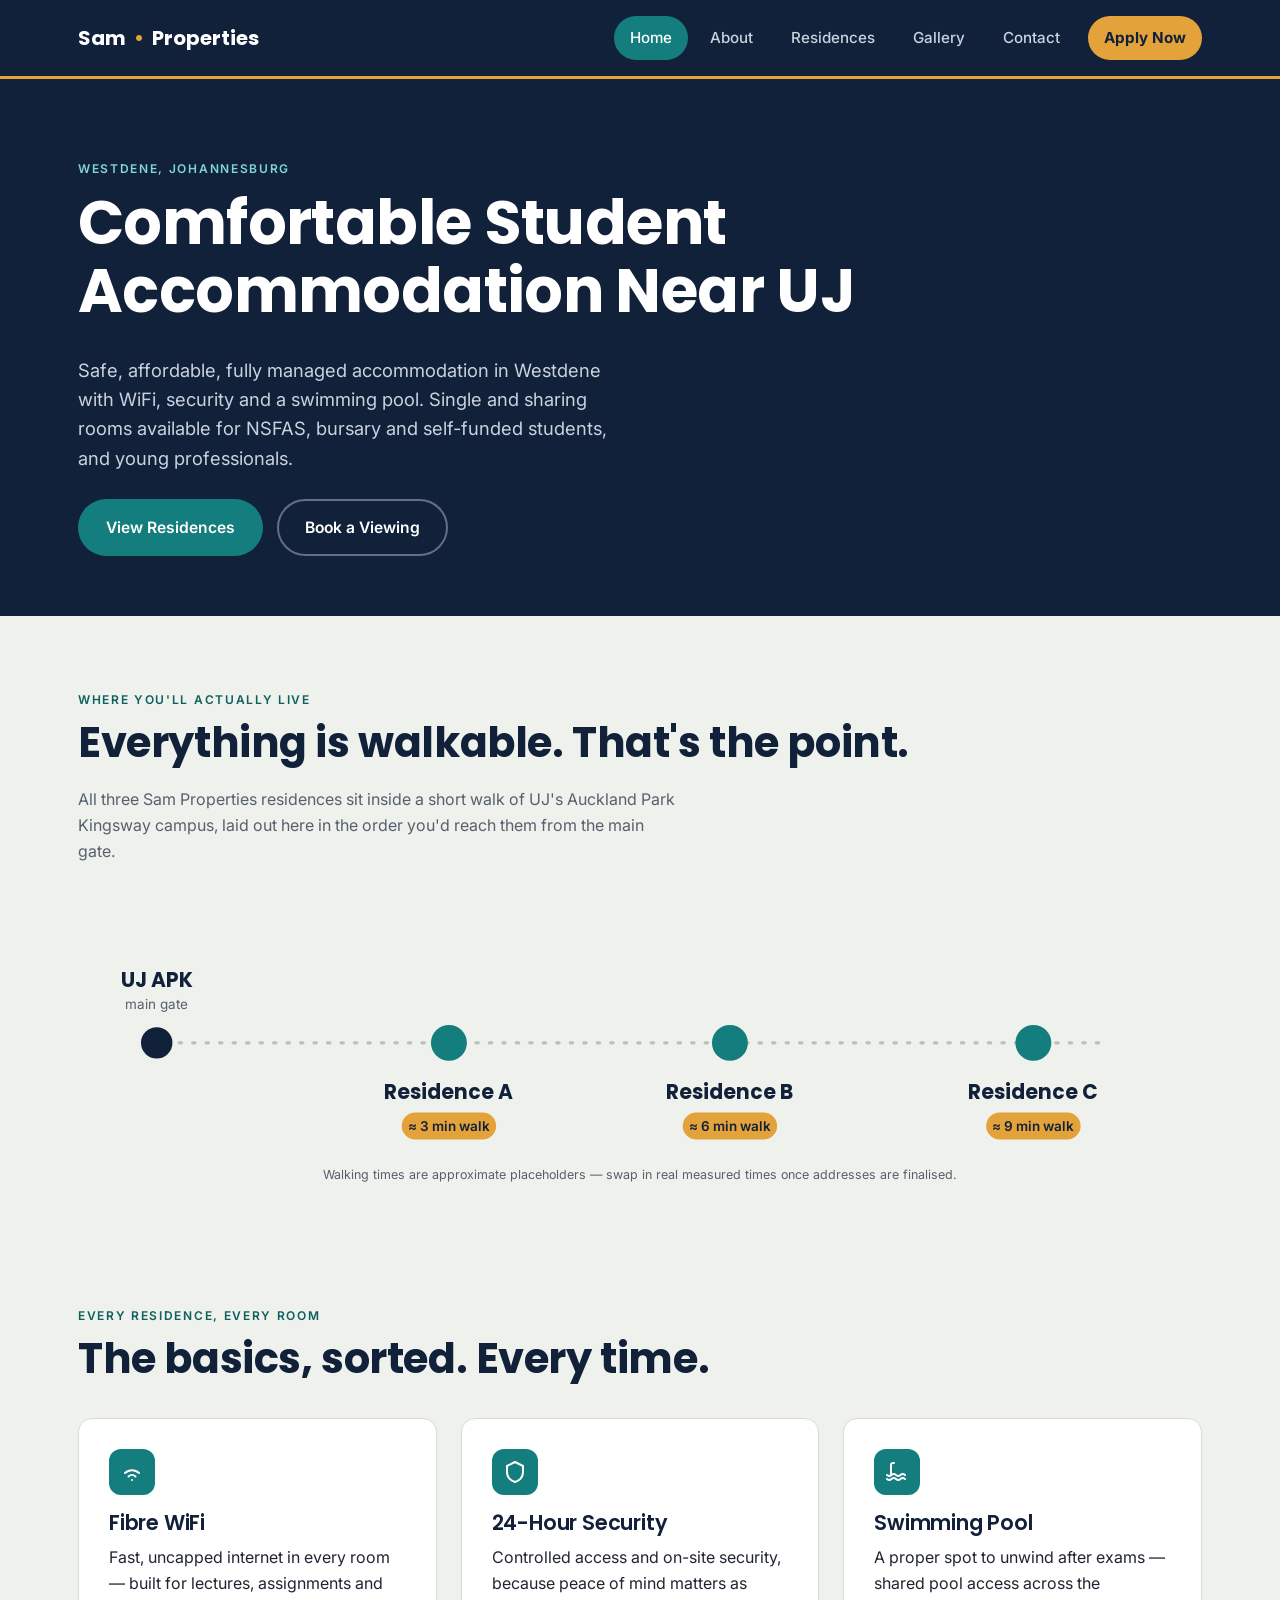
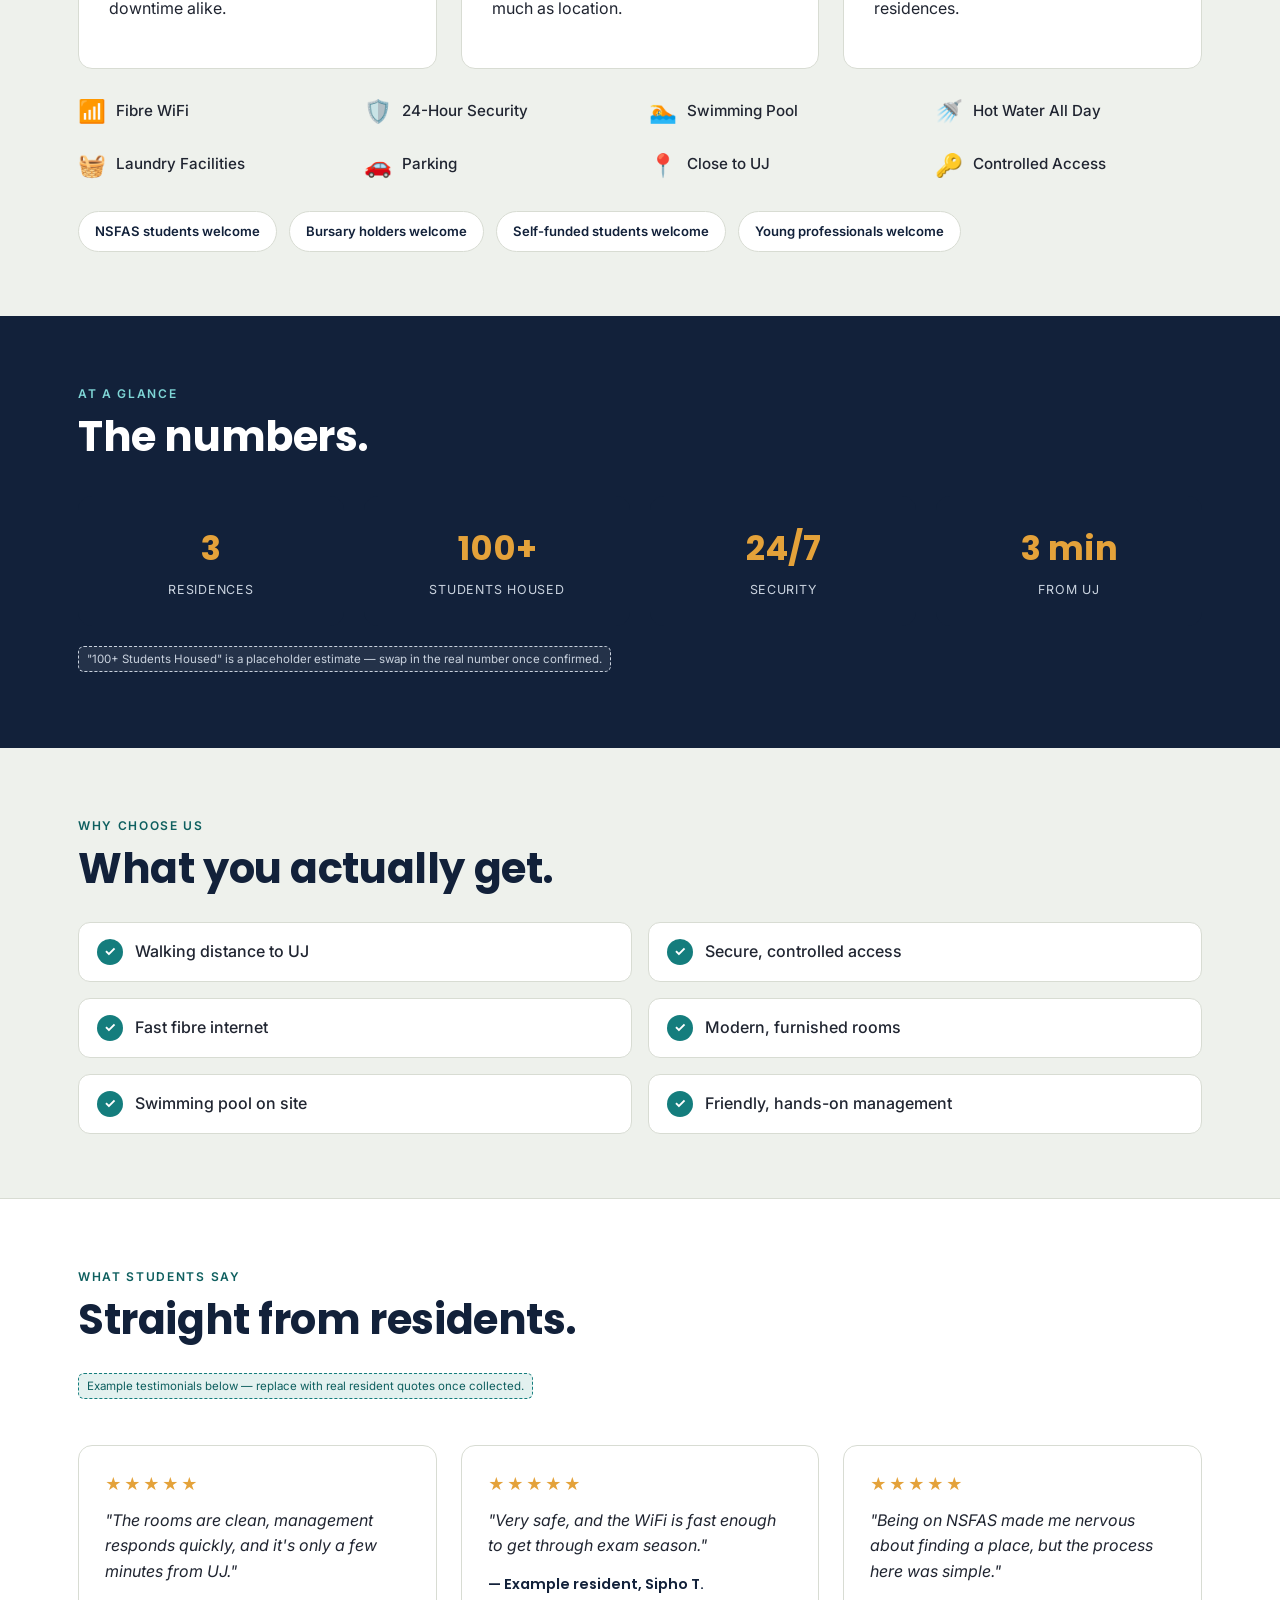
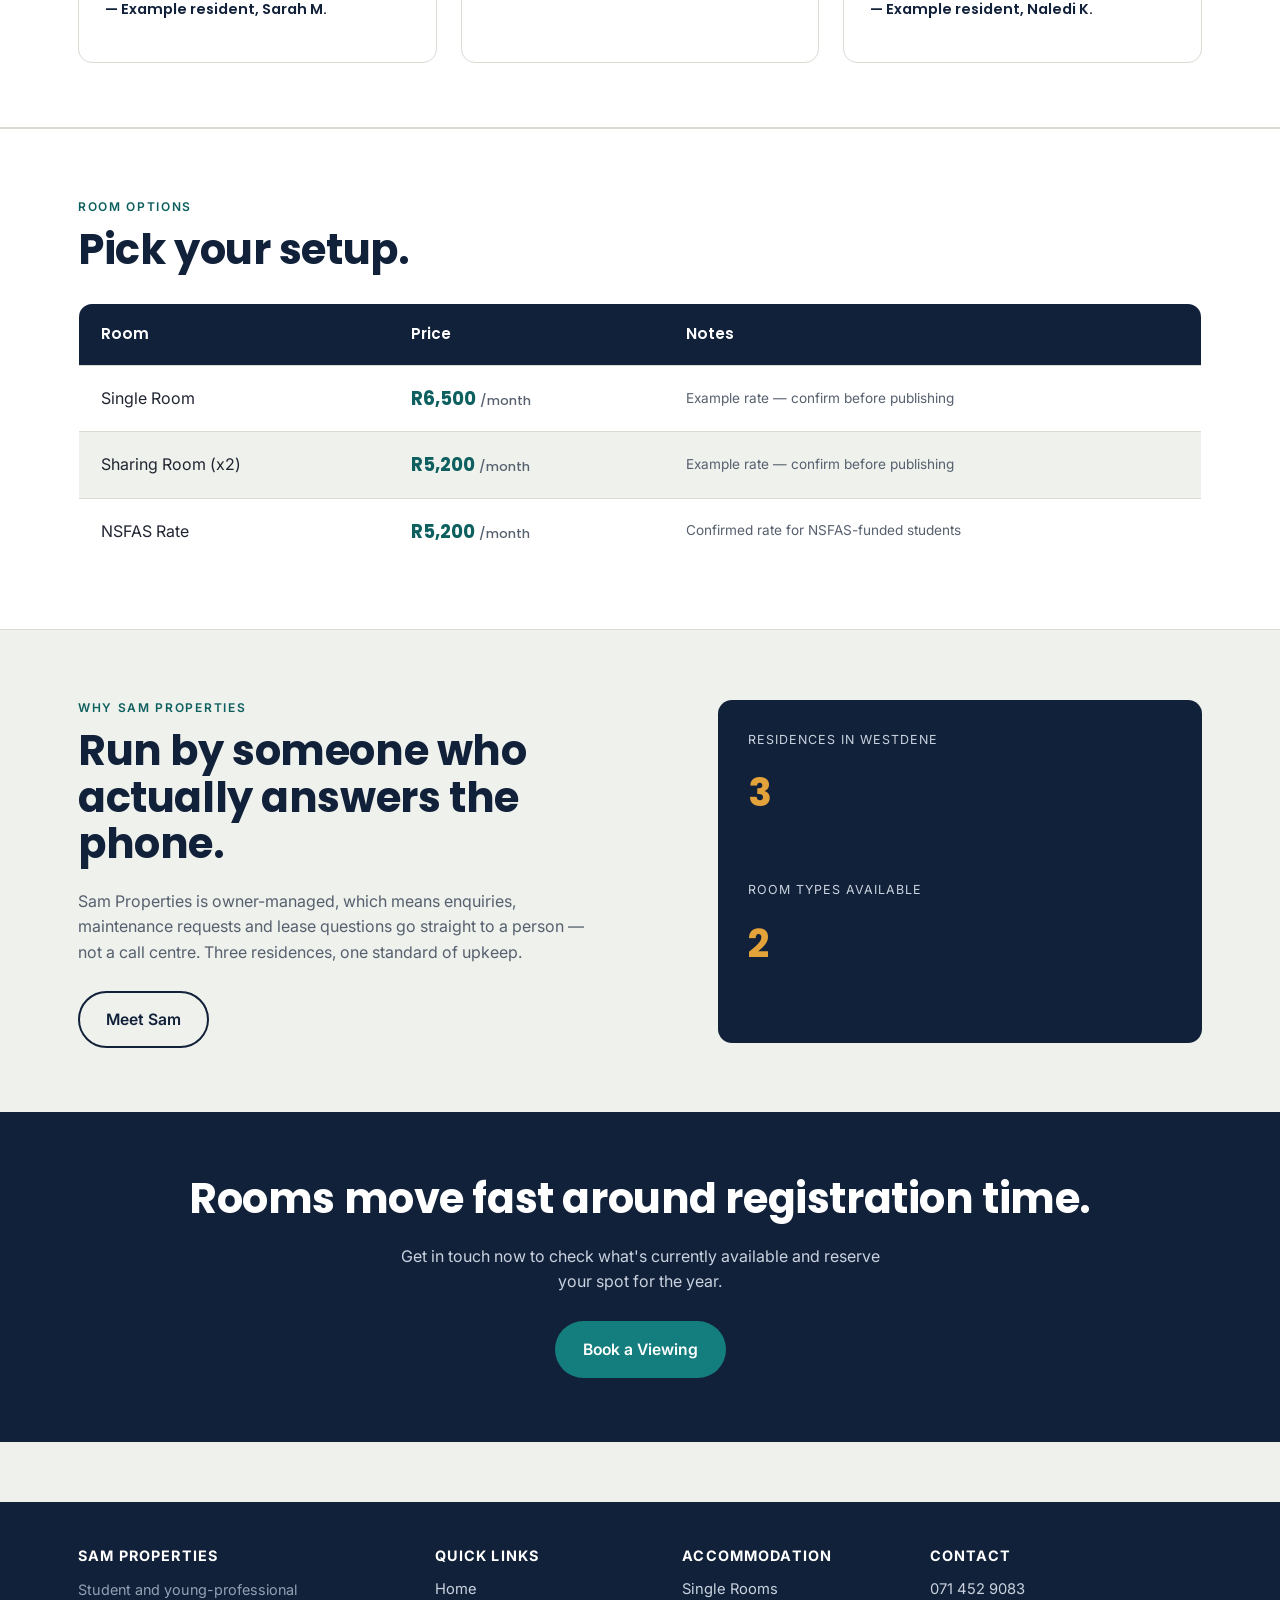
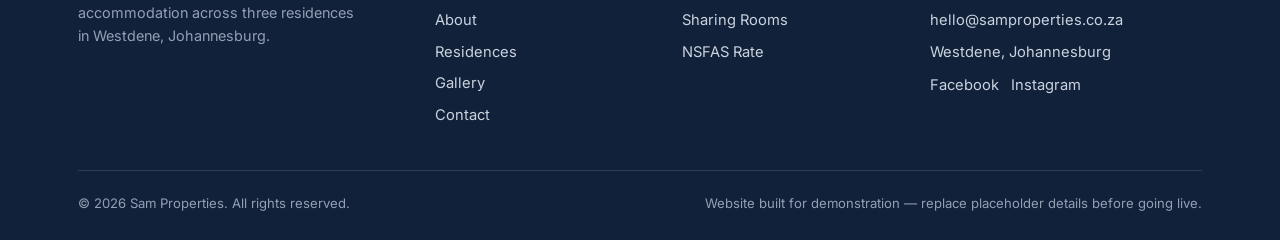
<file: index.html>
<!DOCTYPE html>
<html lang="en">
<head>
<meta charset="UTF-8">
<meta name="viewport" content="width=device-width, initial-scale=1.0">
<title>Sam Properties — Student Accommodation in Westdene, Johannesburg</title>
<meta name="description" content="Sam Properties offers safe, affordable student accommodation across three residences in Westdene, Johannesburg. Single and sharing rooms. NSFAS, bursary and self-funded students welcome.">
<link rel="preconnect" href="https://fonts.googleapis.com">
<link href="https://fonts.googleapis.com/css2?family=Poppins:wght@500;600;700&family=Inter:wght@400;500;600;700&display=swap" rel="stylesheet">
<link rel="stylesheet" href="styles.css">
</head>
<body>

<header class="site-nav">
  <div class="nav-inner">
    <a href="index.html" class="brand">Sam<span class="dot">•</span>Properties</a>
    <button class="nav-toggle" aria-label="Toggle menu">☰</button>
    <nav class="links">
      <a href="index.html" class="active">Home</a>
      <a href="about.html">About</a>
      <a href="residences.html">Residences</a>
      <a href="gallery.html">Gallery</a>
      <a href="contact.html">Contact</a>
      <a href="contact.html" class="nav-apply">Apply Now</a>
    </nav>
  </div>
</header>

<section class="hero">
  <div class="wrap">
    <span class="eyebrow" style="color:#7FD6D6;">Westdene, Johannesburg</span>
    <h1 style="color:#fff;">Comfortable Student Accommodation Near UJ</h1>
    <p class="lead">Safe, affordable, fully managed accommodation in Westdene with WiFi, security and a swimming pool. Single and sharing rooms available for NSFAS, bursary and self-funded students, and young professionals.</p>
    <div class="hero-actions">
      <a href="residences.html" class="btn btn-primary">View Residences</a>
      <a href="contact.html" class="btn btn-ghost">Book a Viewing</a>
    </div>
  </div>
</section>

<section class="route-section">
  <div class="wrap">
    <span class="eyebrow">Where you'll actually live</span>
    <h2>Everything is walkable. That's the point.</h2>
    <p style="max-width:60ch; color:var(--charcoal-soft);">All three Sam Properties residences sit inside a short walk of UJ's Auckland Park Kingsway campus, laid out here in the order you'd reach them from the main gate.</p>

    <div class="route-diagram">
      <svg viewBox="0 0 1000 220" xmlns="http://www.w3.org/2000/svg" role="img" aria-label="Map style diagram showing walking times from UJ APK gate to Residence A, B and C">
        <line x1="90" y1="120" x2="910" y2="120" stroke="#B9C2B9" stroke-width="3" stroke-dasharray="2 10" stroke-linecap="round"/>

        <!-- UJ Gate -->
        <circle cx="70" cy="120" r="14" fill="#12213A"/>
        <text x="70" y="70" text-anchor="middle" font-family="Poppins, sans-serif" font-weight="700" font-size="18" fill="#12213A">UJ APK</text>
        <text x="70" y="90" text-anchor="middle" font-family="Inter, sans-serif" font-size="12" fill="#56606E">main gate</text>

        <!-- Residence A -->
        <circle cx="330" cy="120" r="16" fill="#147D7D"/>
        <text x="330" y="170" text-anchor="middle" font-family="Poppins, sans-serif" font-weight="700" font-size="18" fill="#12213A">Residence A</text>
        <rect x="288" y="182" width="84" height="24" rx="12" fill="#E4A23A"/>
        <text x="330" y="198" text-anchor="middle" font-family="Inter, sans-serif" font-weight="600" font-size="12" fill="#12213A">≈ 3 min walk</text>

        <!-- Residence B -->
        <circle cx="580" cy="120" r="16" fill="#147D7D"/>
        <text x="580" y="170" text-anchor="middle" font-family="Poppins, sans-serif" font-weight="700" font-size="18" fill="#12213A">Residence B</text>
        <rect x="538" y="182" width="84" height="24" rx="12" fill="#E4A23A"/>
        <text x="580" y="198" text-anchor="middle" font-family="Inter, sans-serif" font-weight="600" font-size="12" fill="#12213A">≈ 6 min walk</text>

        <!-- Residence C -->
        <circle cx="850" cy="120" r="16" fill="#147D7D"/>
        <text x="850" y="170" text-anchor="middle" font-family="Poppins, sans-serif" font-weight="700" font-size="18" fill="#12213A">Residence C</text>
        <rect x="808" y="182" width="84" height="24" rx="12" fill="#E4A23A"/>
        <text x="850" y="198" text-anchor="middle" font-family="Inter, sans-serif" font-weight="600" font-size="12" fill="#12213A">≈ 9 min walk</text>
      </svg>
    </div>
    <p class="route-caption">Walking times are approximate placeholders — swap in real measured times once addresses are finalised.</p>
  </div>
</section>

<section class="section">
  <div class="wrap">
    <span class="eyebrow">Every residence, every room</span>
    <h2>The basics, sorted. Every time.</h2>
    <div class="grid-3">
      <div class="card amenity-card">
        <div class="amenity-icon"><svg viewBox="0 0 24 24" stroke-width="2" stroke-linecap="round" stroke-linejoin="round"><path d="M5 13a10 10 0 0 1 14 0"/><path d="M8.5 16.5a5 5 0 0 1 7 0"/><circle cx="12" cy="20" r="1" fill="#fff" stroke="none"/></svg></div>
        <h3>Fibre WiFi</h3>
        <p>Fast, uncapped internet in every room — built for lectures, assignments and downtime alike.</p>
      </div>
      <div class="card amenity-card">
        <div class="amenity-icon"><svg viewBox="0 0 24 24" stroke-width="2" stroke-linecap="round" stroke-linejoin="round"><path d="M12 2 4 6v6c0 5 3.4 8.4 8 10 4.6-1.6 8-5 8-10V6l-8-4Z"/></svg></div>
        <h3>24-Hour Security</h3>
        <p>Controlled access and on-site security, because peace of mind matters as much as location.</p>
      </div>
      <div class="card amenity-card">
        <div class="amenity-icon"><svg viewBox="0 0 24 24" stroke-width="2" stroke-linecap="round" stroke-linejoin="round"><path d="M2 15c1.5 1.3 3 1.3 4.5 0s3-1.3 4.5 0 3 1.3 4.5 0 3-1.3 4.5 0"/><path d="M2 19c1.5 1.3 3 1.3 4.5 0s3-1.3 4.5 0 3 1.3 4.5 0 3-1.3 4.5 0"/><path d="M6 15V5a2 2 0 0 1 2-2h1"/></svg></div>
        <h3>Swimming Pool</h3>
        <p>A proper spot to unwind after exams — shared pool access across the residences.</p>
      </div>
    </div>

    <ul class="icon-list">
      <li><span class="emoji">📶</span> Fibre WiFi</li>
      <li><span class="emoji">🛡️</span> 24-Hour Security</li>
      <li><span class="emoji">🏊</span> Swimming Pool</li>
      <li><span class="emoji">🚿</span> Hot Water All Day</li>
      <li><span class="emoji">🧺</span> Laundry Facilities</li>
      <li><span class="emoji">🚗</span> Parking</li>
      <li><span class="emoji">📍</span> Close to UJ</li>
      <li><span class="emoji">🔑</span> Controlled Access</li>
    </ul>

    <div class="badge-strip">
      <span class="badge">NSFAS students welcome</span>
      <span class="badge">Bursary holders welcome</span>
      <span class="badge">Self-funded students welcome</span>
      <span class="badge">Young professionals welcome</span>
    </div>
  </div>
</section>

<section class="section" style="background:var(--ink);">
  <div class="wrap">
    <span class="eyebrow" style="color:#7FD6D6;">At a glance</span>
    <h2 style="color:#fff;">The numbers.</h2>
    <div class="stats-grid">
      <div class="stat-item"><div class="num">3</div><div class="label">Residences</div></div>
      <div class="stat-item"><div class="num">100+</div><div class="label">Students Housed</div></div>
      <div class="stat-item"><div class="num">24/7</div><div class="label">Security</div></div>
      <div class="stat-item"><div class="num">3 min</div><div class="label">From UJ</div></div>
    </div>
    <p class="placeholder-note" style="margin-top:20px; background:rgba(255,255,255,0.08); color:#C9D2DE; border-color:#C9D2DE;">"100+ Students Housed" is a placeholder estimate — swap in the real number once confirmed.</p>
  </div>
</section>

<section class="section">
  <div class="wrap">
    <span class="eyebrow">Why choose us</span>
    <h2>What you actually get.</h2>
    <ul class="check-grid">
      <li><span class="tick">✓</span> Walking distance to UJ</li>
      <li><span class="tick">✓</span> Secure, controlled access</li>
      <li><span class="tick">✓</span> Fast fibre internet</li>
      <li><span class="tick">✓</span> Modern, furnished rooms</li>
      <li><span class="tick">✓</span> Swimming pool on site</li>
      <li><span class="tick">✓</span> Friendly, hands-on management</li>
    </ul>
  </div>
</section>

<section class="section" style="background:var(--paper-raised); border-top:1px solid var(--line); border-bottom:1px solid var(--line);">
  <div class="wrap">
    <span class="eyebrow">What students say</span>
    <h2>Straight from residents.</h2>
    <p class="placeholder-note" style="margin-bottom:10px;">Example testimonials below — replace with real resident quotes once collected.</p>
    <div class="grid-3">
      <div class="testimonial-card">
        <div class="stars">★★★★★</div>
        <p class="quote">"The rooms are clean, management responds quickly, and it's only a few minutes from UJ."</p>
        <p class="who">— Example resident, Sarah M.</p>
      </div>
      <div class="testimonial-card">
        <div class="stars">★★★★★</div>
        <p class="quote">"Very safe, and the WiFi is fast enough to get through exam season."</p>
        <p class="who">— Example resident, Sipho T.</p>
      </div>
      <div class="testimonial-card">
        <div class="stars">★★★★★</div>
        <p class="quote">"Being on NSFAS made me nervous about finding a place, but the process here was simple."</p>
        <p class="who">— Example resident, Naledi K.</p>
      </div>
    </div>
  </div>
</section>

<section class="section" style="background:var(--paper-raised); border-top:1px solid var(--line); border-bottom:1px solid var(--line);">
  <div class="wrap">
    <span class="eyebrow">Room options</span>
    <h2>Pick your setup.</h2>
    <table class="price-table">
      <thead>
        <tr><th>Room</th><th>Price</th><th>Notes</th></tr>
      </thead>
      <tbody>
        <tr>
          <td>Single Room</td>
          <td class="price">R6,500 <span style="font-size:0.8rem; font-weight:500; color:var(--charcoal-soft);">/month</span></td>
          <td class="note">Example rate — confirm before publishing</td>
        </tr>
        <tr>
          <td>Sharing Room (x2)</td>
          <td class="price">R5,200 <span style="font-size:0.8rem; font-weight:500; color:var(--charcoal-soft);">/month</span></td>
          <td class="note">Example rate — confirm before publishing</td>
        </tr>
        <tr>
          <td>NSFAS Rate</td>
          <td class="price">R5,200 <span style="font-size:0.8rem; font-weight:500; color:var(--charcoal-soft);">/month</span></td>
          <td class="note">Confirmed rate for NSFAS-funded students</td>
        </tr>
      </tbody>
    </table>
  </div>
</section>

<section class="section">
  <div class="wrap two-col">
    <div>
      <span class="eyebrow">Why Sam Properties</span>
      <h2>Run by someone who actually answers the phone.</h2>
      <p style="color:var(--charcoal-soft); max-width:52ch;">Sam Properties is owner-managed, which means enquiries, maintenance requests and lease questions go straight to a person — not a call centre. Three residences, one standard of upkeep.</p>
      <a href="about.html" class="btn btn-dark" style="margin-top:10px;">Meet Sam</a>
    </div>
    <div class="stat-block">
      <p class="label">Residences in Westdene</p>
      <p class="num">3</p>
      <div style="height:18px;"></div>
      <p class="label">Room types available</p>
      <p class="num">2</p>
    </div>
  </div>
</section>

<section class="section" style="background:var(--ink); color:#fff;">
  <div class="wrap" style="text-align:center;">
    <h2 style="color:#fff;">Rooms move fast around registration time.</h2>
    <p style="color:#C9D2DE; max-width:50ch; margin:0 auto 1.6em;">Get in touch now to check what's currently available and reserve your spot for the year.</p>
    <a href="contact.html" class="btn btn-primary">Book a Viewing</a>
  </div>
</section>

<footer>
  <div class="wrap">
    <div class="footer-grid">
      <div>
        <h4>Sam Properties</h4>
        <p style="color:#93A0B3; max-width:32ch; font-size:0.9rem;">Student and young-professional accommodation across three residences in Westdene, Johannesburg.</p>
      </div>
      <div>
        <h4>Quick Links</h4>
        <a href="index.html">Home</a>
        <a href="about.html">About</a>
        <a href="residences.html">Residences</a>
        <a href="gallery.html">Gallery</a>
        <a href="contact.html">Contact</a>
      </div>
      <div>
        <h4>Accommodation</h4>
        <a href="residences.html">Single Rooms</a>
        <a href="residences.html">Sharing Rooms</a>
        <a href="residences.html">NSFAS Rate</a>
      </div>
      <div>
        <h4>Contact</h4>
        <a href="tel:+27714529083">071 452 9083</a>
        <a href="mailto:hello@samproperties.co.za">hello@samproperties.co.za</a>
        <a href="#">Westdene, Johannesburg</a>
        <div style="display:flex; gap:12px; margin-top:10px;">
          <a href="#" aria-label="Facebook">Facebook</a>
          <a href="#" aria-label="Instagram">Instagram</a>
        </div>
      </div>
    </div>
    <div class="footer-bottom">
      <span>© 2026 Sam Properties. All rights reserved.</span>
      <span>Website built for demonstration — replace placeholder details before going live.</span>
    </div>
  </div>
</footer>

<script src="script.js"></script>
</body>
</html>
</file>
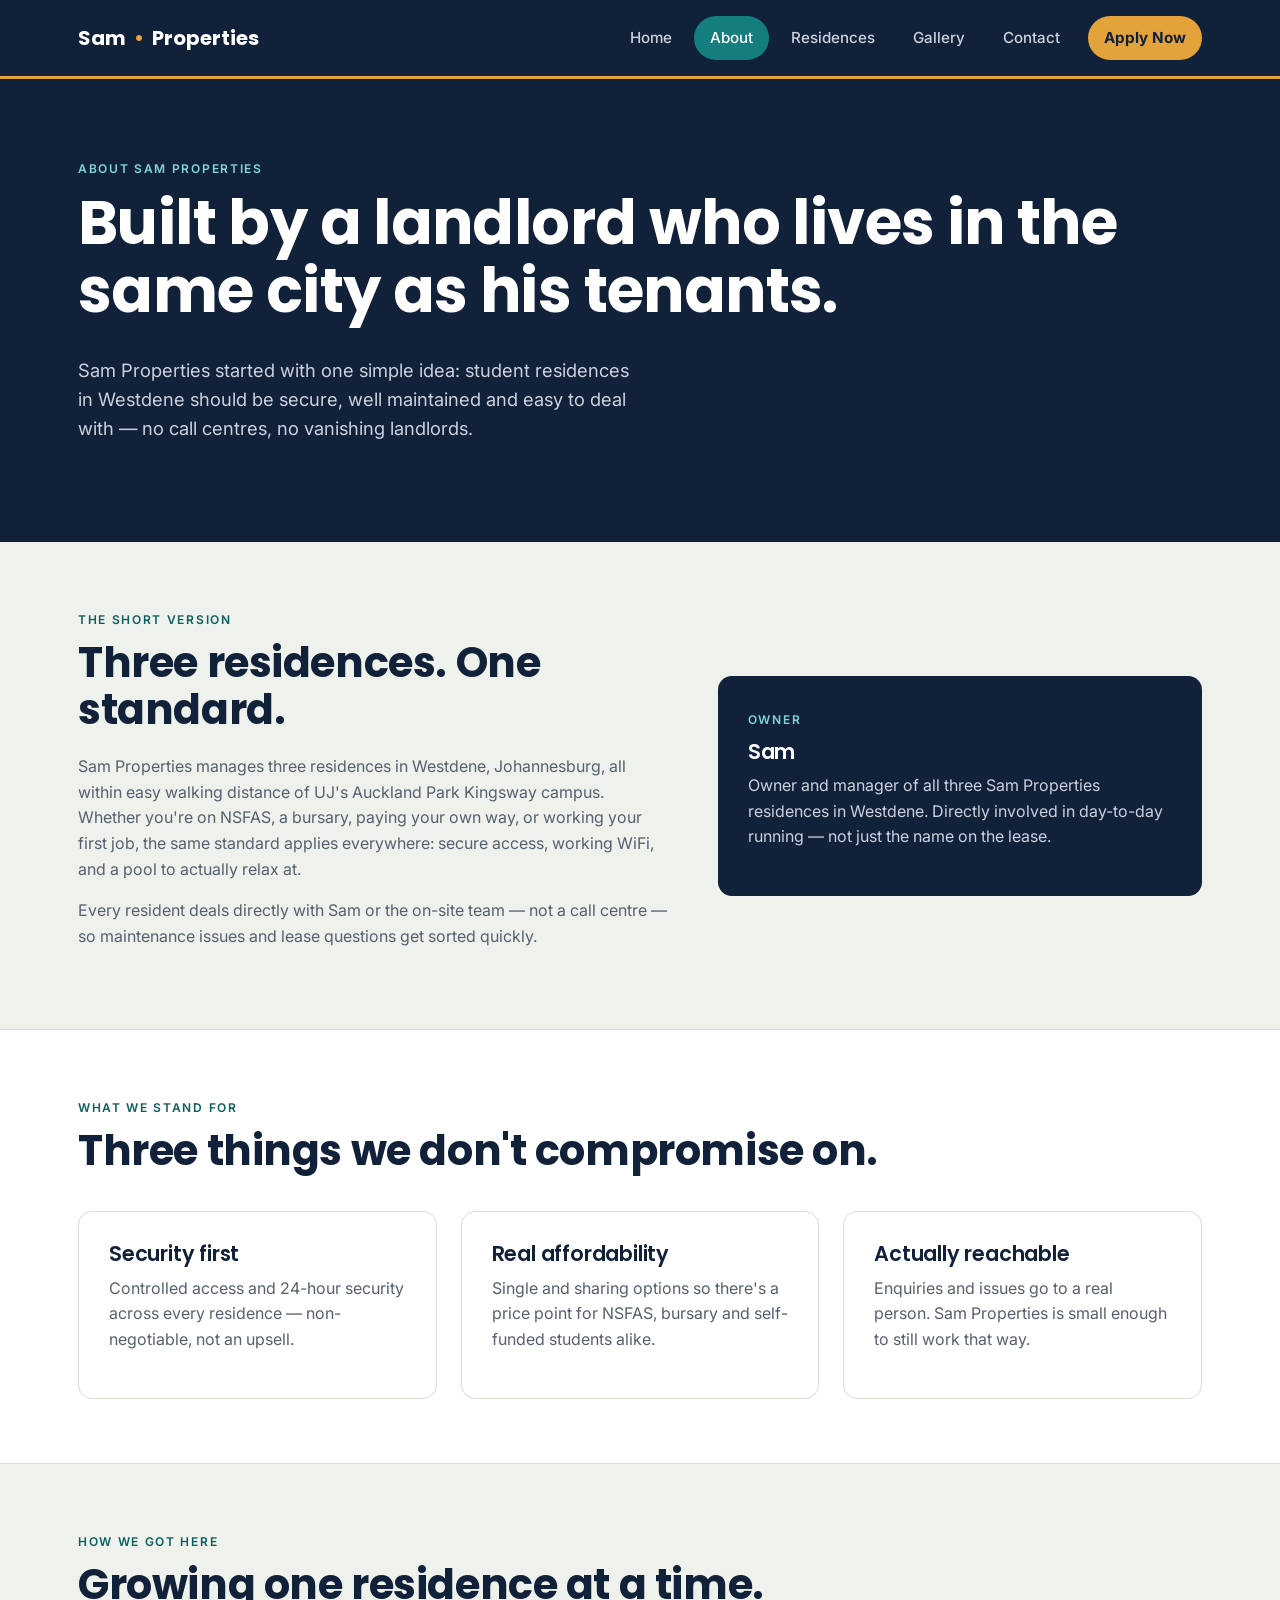
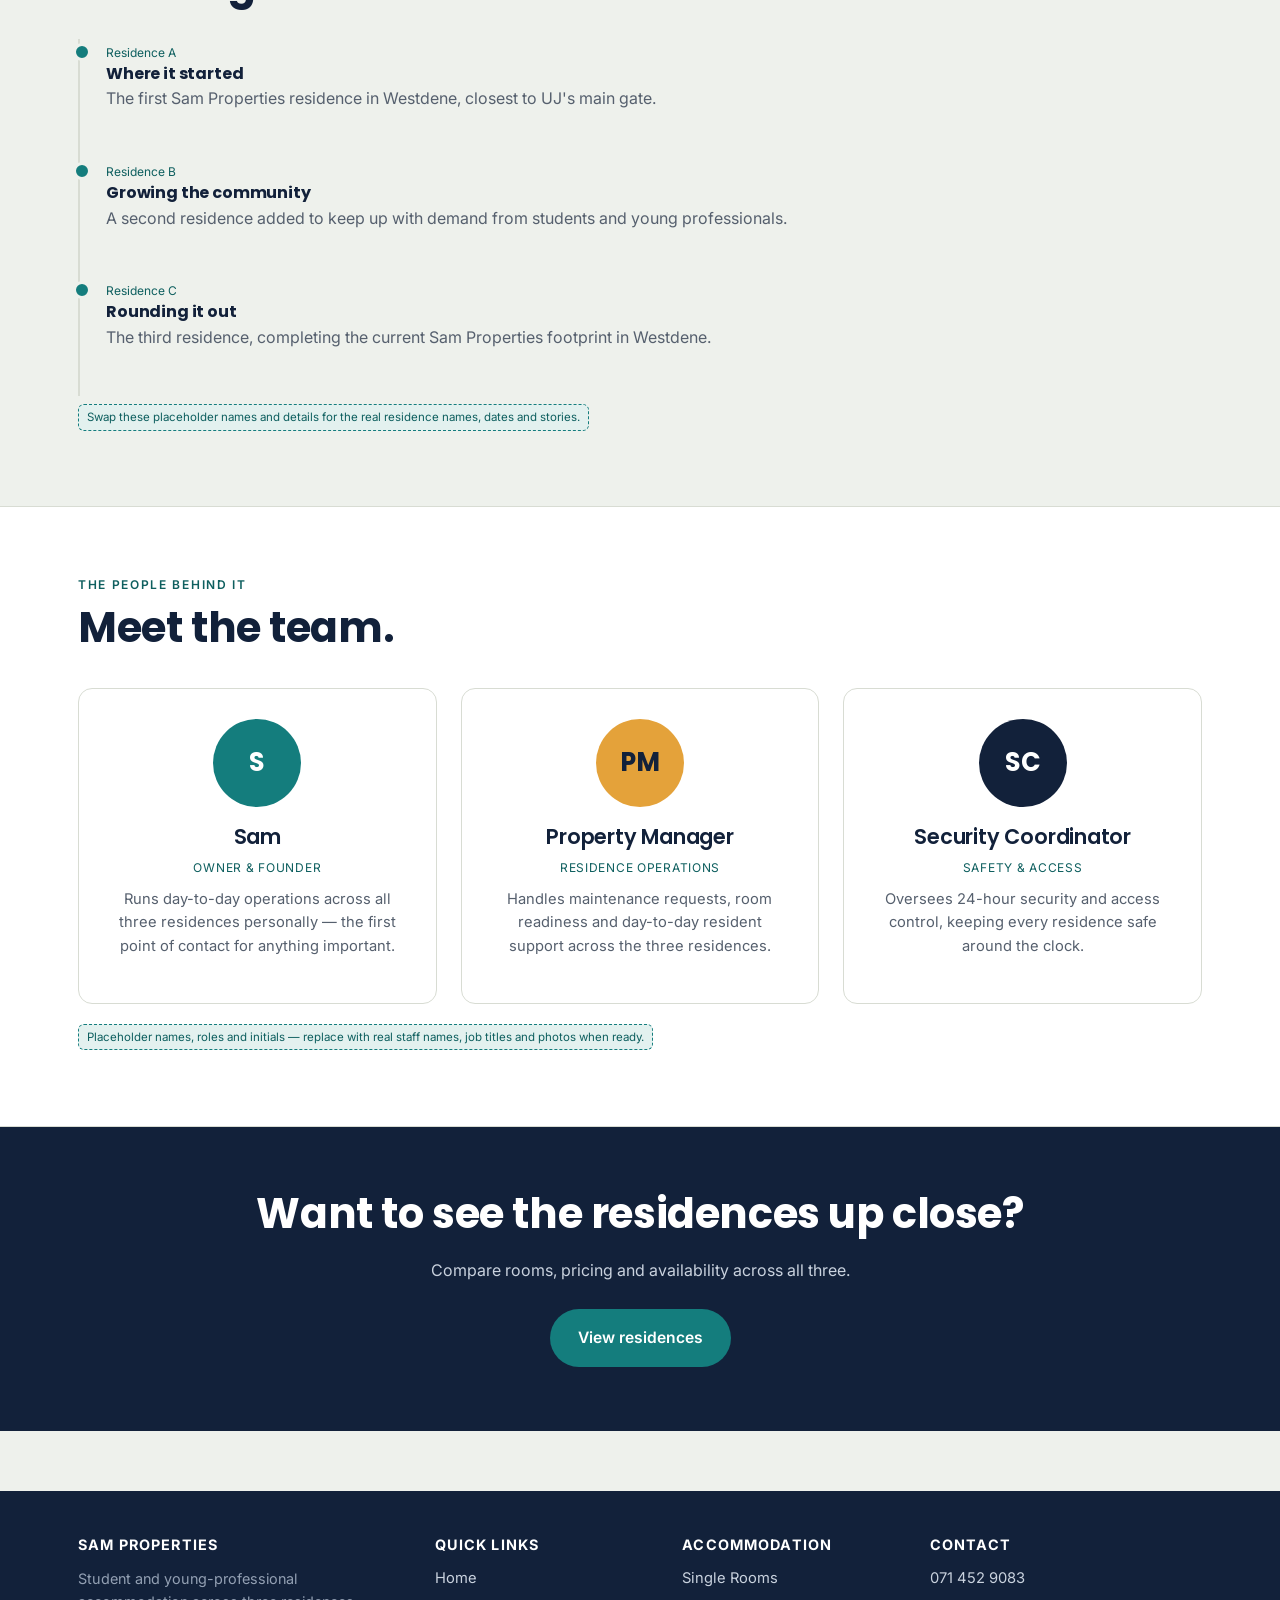
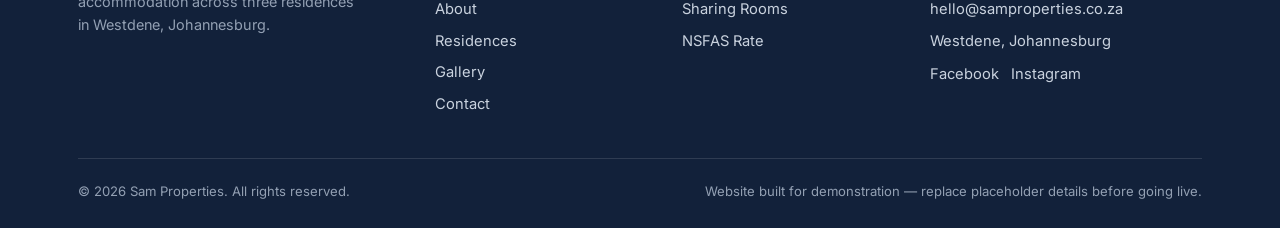
<file: about.html>
<!DOCTYPE html>
<html lang="en">
<head>
<meta charset="UTF-8">
<meta name="viewport" content="width=device-width, initial-scale=1.0">
<title>About Us — Sam Properties</title>
<meta name="description" content="Sam Properties is owner-managed student accommodation in Westdene, Johannesburg — built on security, affordability and being genuinely easy to reach.">
<link rel="preconnect" href="https://fonts.googleapis.com">
<link href="https://fonts.googleapis.com/css2?family=Poppins:wght@500;600;700&family=Inter:wght@400;500;600;700&display=swap" rel="stylesheet">
<link rel="stylesheet" href="styles.css">
</head>
<body>

<header class="site-nav">
  <div class="nav-inner">
    <a href="index.html" class="brand">Sam<span class="dot">•</span>Properties</a>
    <button class="nav-toggle" aria-label="Toggle menu">☰</button>
    <nav class="links">
      <a href="index.html">Home</a>
      <a href="about.html" class="active">About</a>
      <a href="residences.html">Residences</a>
      <a href="gallery.html">Gallery</a>
      <a href="contact.html">Contact</a>
      <a href="contact.html" class="nav-apply">Apply Now</a>
    </nav>
  </div>
</header>

<section class="hero" style="padding-bottom:80px;">
  <div class="wrap">
    <span class="eyebrow" style="color:#7FD6D6;">About Sam Properties</span>
    <h1 style="color:#fff;">Built by a landlord who lives in the same city as his tenants.</h1>
    <p class="lead">Sam Properties started with one simple idea: student residences in Westdene should be secure, well maintained and easy to deal with — no call centres, no vanishing landlords.</p>
  </div>
</section>

<section class="section">
  <div class="wrap two-col">
    <div>
      <span class="eyebrow">The short version</span>
      <h2>Three residences. One standard.</h2>
      <p style="color:var(--charcoal-soft);">Sam Properties manages three residences in Westdene, Johannesburg, all within easy walking distance of UJ's Auckland Park Kingsway campus. Whether you're on NSFAS, a bursary, paying your own way, or working your first job, the same standard applies everywhere: secure access, working WiFi, and a pool to actually relax at.</p>
      <p style="color:var(--charcoal-soft);">Every resident deals directly with Sam or the on-site team — not a call centre — so maintenance issues and lease questions get sorted quickly.</p>
    </div>
    <div class="card" style="background:var(--ink); color:#fff; border:none;">
      <span class="eyebrow" style="color:#7FD6D6;">Owner</span>
      <h3 style="color:#fff;">Sam</h3>
      <p style="color:#C9D2DE;">Owner and manager of all three Sam Properties residences in Westdene. Directly involved in day-to-day running — not just the name on the lease.</p>
    </div>
  </div>
</section>

<section class="section" style="background:var(--paper-raised); border-top:1px solid var(--line); border-bottom:1px solid var(--line);">
  <div class="wrap">
    <span class="eyebrow">What we stand for</span>
    <h2>Three things we don't compromise on.</h2>
    <div class="grid-3">
      <div class="card">
        <h3>Security first</h3>
        <p style="color:var(--charcoal-soft);">Controlled access and 24-hour security across every residence — non-negotiable, not an upsell.</p>
      </div>
      <div class="card">
        <h3>Real affordability</h3>
        <p style="color:var(--charcoal-soft);">Single and sharing options so there's a price point for NSFAS, bursary and self-funded students alike.</p>
      </div>
      <div class="card">
        <h3>Actually reachable</h3>
        <p style="color:var(--charcoal-soft);">Enquiries and issues go to a real person. Sam Properties is small enough to still work that way.</p>
      </div>
    </div>
  </div>
</section>

<section class="section">
  <div class="wrap">
    <span class="eyebrow">How we got here</span>
    <h2>Growing one residence at a time.</h2>
    <ul class="story-list">
      <li>
        <span class="yr">Residence A</span>
        <h4>Where it started</h4>
        <p style="color:var(--charcoal-soft);">The first Sam Properties residence in Westdene, closest to UJ's main gate.</p>
      </li>
      <li>
        <span class="yr">Residence B</span>
        <h4>Growing the community</h4>
        <p style="color:var(--charcoal-soft);">A second residence added to keep up with demand from students and young professionals.</p>
      </li>
      <li>
        <span class="yr">Residence C</span>
        <h4>Rounding it out</h4>
        <p style="color:var(--charcoal-soft);">The third residence, completing the current Sam Properties footprint in Westdene.</p>
      </li>
    </ul>
    <p class="placeholder-note">Swap these placeholder names and details for the real residence names, dates and stories.</p>
  </div>
</section>

<section class="section" style="background:var(--paper-raised); border-top:1px solid var(--line); border-bottom:1px solid var(--line);">
  <div class="wrap">
    <span class="eyebrow">The people behind it</span>
    <h2>Meet the team.</h2>
    <div class="grid-3">
      <div class="card team-card">
        <div class="avatar a1">S</div>
        <h3>Sam</h3>
        <p class="role">Owner &amp; Founder</p>
        <p style="color:var(--charcoal-soft); font-size:0.92rem;">Runs day-to-day operations across all three residences personally — the first point of contact for anything important.</p>
      </div>
      <div class="card team-card">
        <div class="avatar a2">PM</div>
        <h3>Property Manager</h3>
        <p class="role">Residence Operations</p>
        <p style="color:var(--charcoal-soft); font-size:0.92rem;">Handles maintenance requests, room readiness and day-to-day resident support across the three residences.</p>
      </div>
      <div class="card team-card">
        <div class="avatar a3">SC</div>
        <h3>Security Coordinator</h3>
        <p class="role">Safety &amp; Access</p>
        <p style="color:var(--charcoal-soft); font-size:0.92rem;">Oversees 24-hour security and access control, keeping every residence safe around the clock.</p>
      </div>
    </div>
    <p class="placeholder-note" style="margin-top:20px;">Placeholder names, roles and initials — replace with real staff names, job titles and photos when ready.</p>
  </div>
</section>

<section class="section" style="background:var(--ink); color:#fff;">
  <div class="wrap" style="text-align:center;">
    <h2 style="color:#fff;">Want to see the residences up close?</h2>
    <p style="color:#C9D2DE; max-width:50ch; margin:0 auto 1.6em;">Compare rooms, pricing and availability across all three.</p>
    <a href="residences.html" class="btn btn-primary">View residences</a>
  </div>
</section>

<footer>
  <div class="wrap">
    <div class="footer-grid">
      <div>
        <h4>Sam Properties</h4>
        <p style="color:#93A0B3; max-width:32ch; font-size:0.9rem;">Student and young-professional accommodation across three residences in Westdene, Johannesburg.</p>
      </div>
      <div>
        <h4>Quick Links</h4>
        <a href="index.html">Home</a>
        <a href="about.html">About</a>
        <a href="residences.html">Residences</a>
        <a href="gallery.html">Gallery</a>
        <a href="contact.html">Contact</a>
      </div>
      <div>
        <h4>Accommodation</h4>
        <a href="residences.html">Single Rooms</a>
        <a href="residences.html">Sharing Rooms</a>
        <a href="residences.html">NSFAS Rate</a>
      </div>
      <div>
        <h4>Contact</h4>
        <a href="tel:+27714529083">071 452 9083</a>
        <a href="mailto:hello@samproperties.co.za">hello@samproperties.co.za</a>
        <a href="#">Westdene, Johannesburg</a>
        <div style="display:flex; gap:12px; margin-top:10px;">
          <a href="#" aria-label="Facebook">Facebook</a>
          <a href="#" aria-label="Instagram">Instagram</a>
        </div>
      </div>
    </div>
    <div class="footer-bottom">
      <span>© 2026 Sam Properties. All rights reserved.</span>
      <span>Website built for demonstration — replace placeholder details before going live.</span>
    </div>
  </div>
</footer>

<script src="script.js"></script>
</body>
</html>
</file>
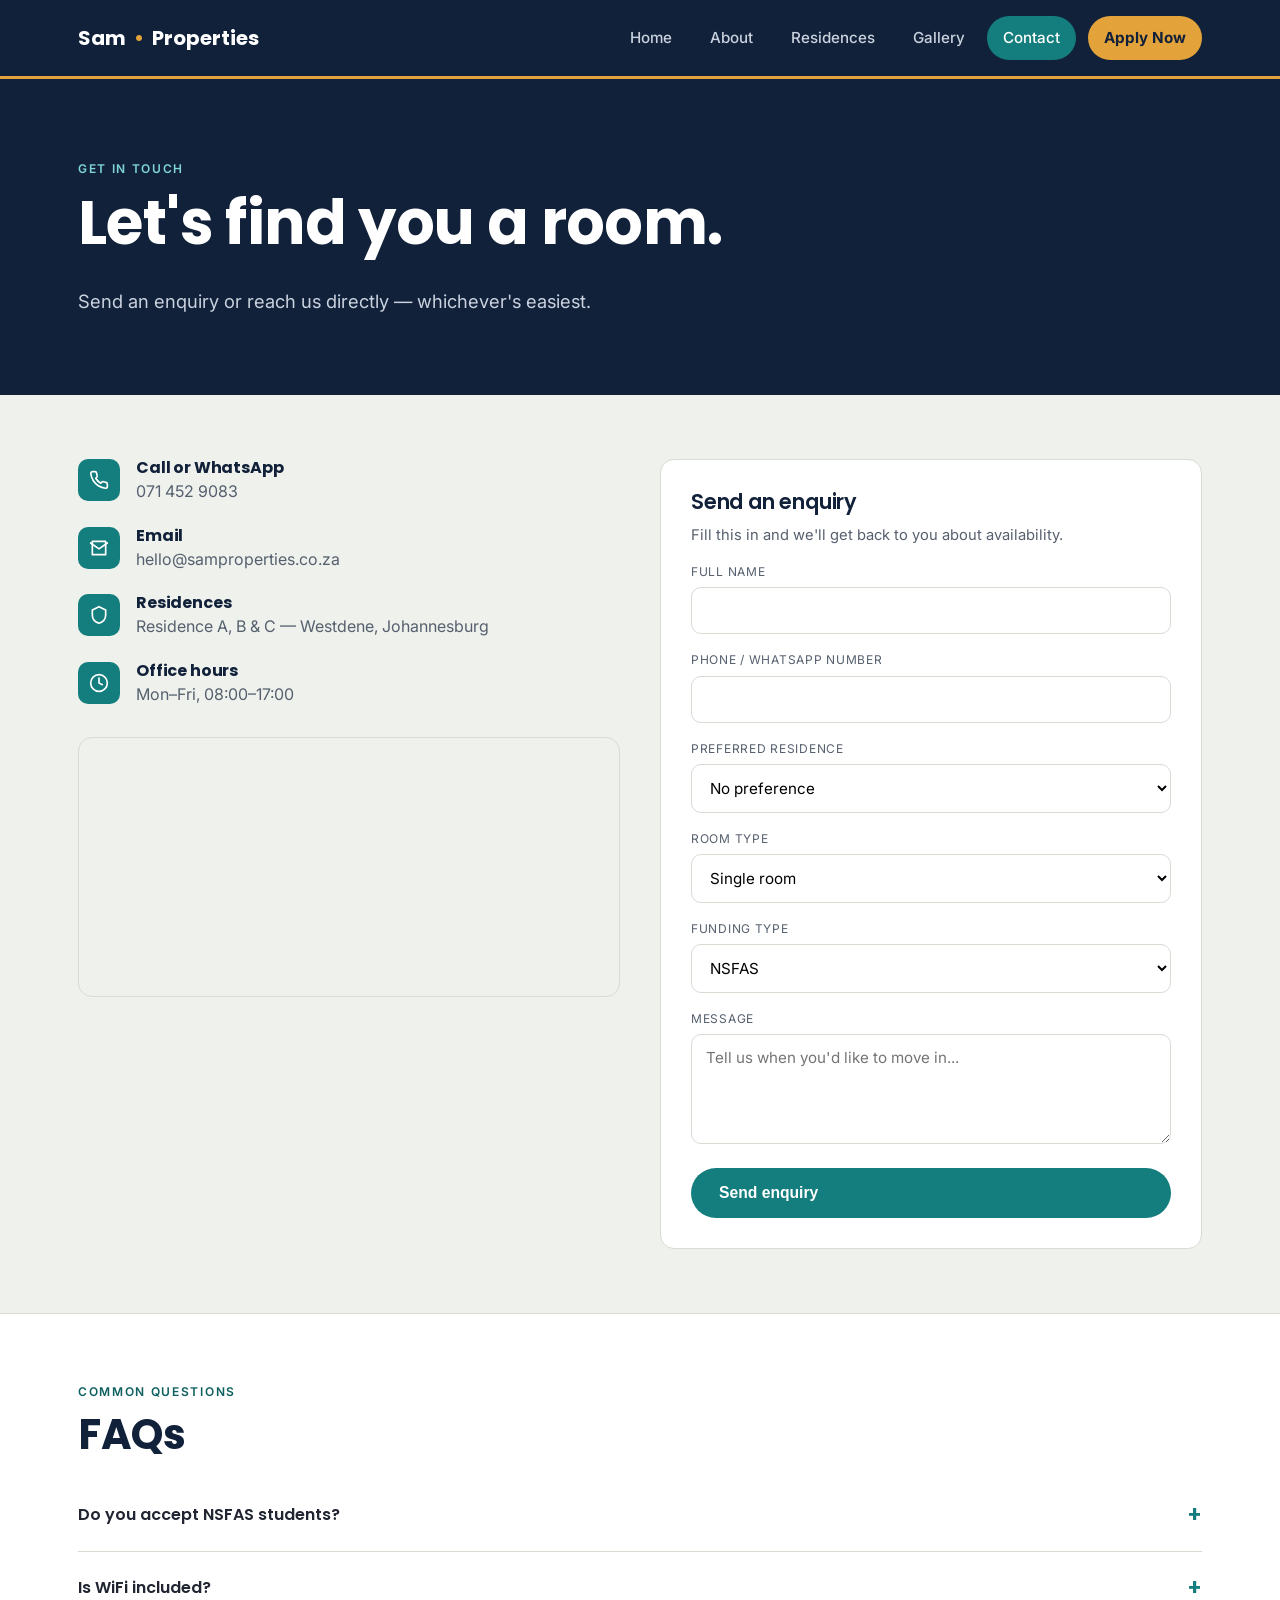
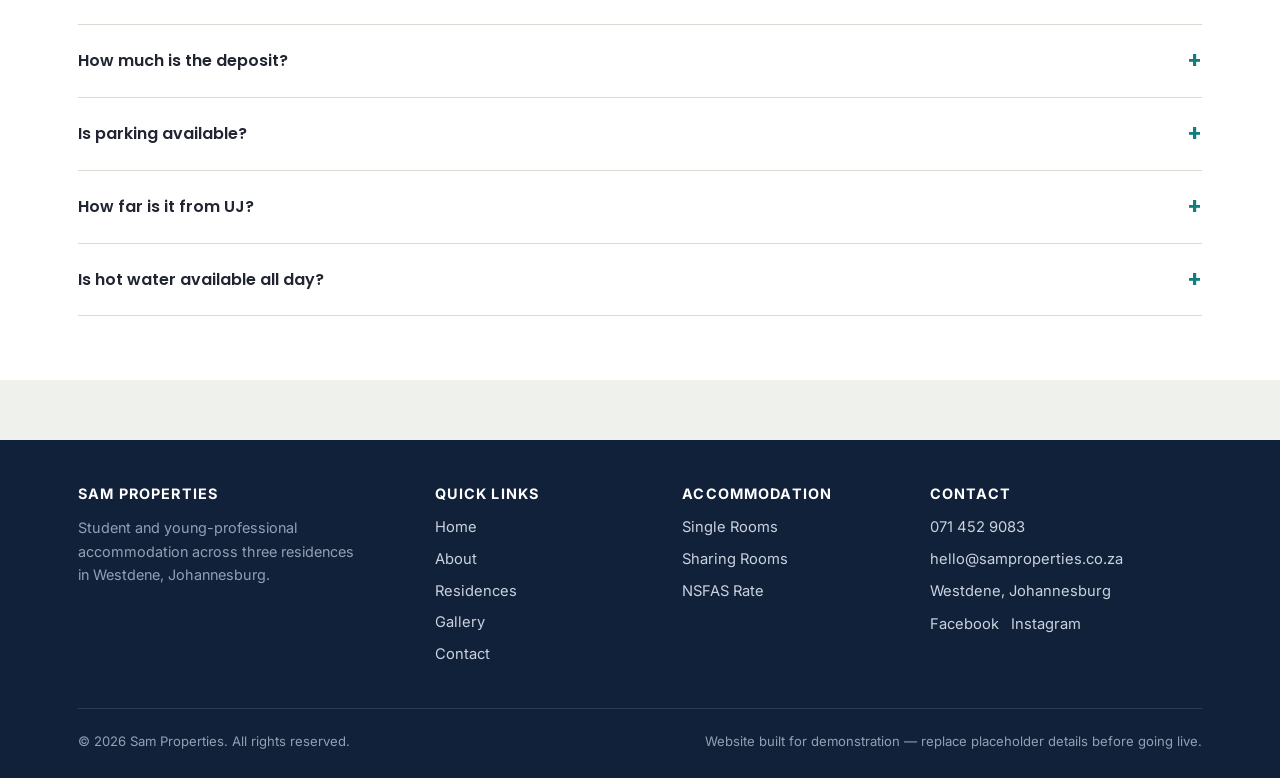
<file: contact.html>
<!DOCTYPE html>
<html lang="en">
<head>
<meta charset="UTF-8">
<meta name="viewport" content="width=device-width, initial-scale=1.0">
<title>Contact — Sam Properties</title>
<meta name="description" content="Get in touch with Sam Properties to check availability across our three Westdene, Johannesburg student residences.">
<link rel="preconnect" href="https://fonts.googleapis.com">
<link href="https://fonts.googleapis.com/css2?family=Poppins:wght@500;600;700&family=Inter:wght@400;500;600;700&display=swap" rel="stylesheet">
<link rel="stylesheet" href="styles.css">
</head>
<body>

<header class="site-nav">
  <div class="nav-inner">
    <a href="index.html" class="brand">Sam<span class="dot">•</span>Properties</a>
    <button class="nav-toggle" aria-label="Toggle menu">☰</button>
    <nav class="links">
      <a href="index.html">Home</a>
      <a href="about.html">About</a>
      <a href="residences.html">Residences</a>
      <a href="gallery.html">Gallery</a>
      <a href="contact.html" class="active">Contact</a>
      <a href="contact.html" class="nav-apply">Apply Now</a>
    </nav>
  </div>
</header>

<section class="hero" style="padding-bottom:60px;">
  <div class="wrap">
    <span class="eyebrow" style="color:#7FD6D6;">Get in touch</span>
    <h1 style="color:#fff;">Let's find you a room.</h1>
    <p class="lead">Send an enquiry or reach us directly — whichever's easiest.</p>
  </div>
</section>

<section class="section">
  <div class="wrap contact-grid">

    <div>
      <div class="contact-item">
        <div class="ic"><svg viewBox="0 0 24 24" stroke-width="2" stroke-linecap="round" stroke-linejoin="round"><path d="M22 16.92v3a2 2 0 0 1-2.18 2 19.8 19.8 0 0 1-8.63-3.07 19.5 19.5 0 0 1-6-6 19.8 19.8 0 0 1-3.07-8.67A2 2 0 0 1 4.11 2h3a2 2 0 0 1 2 1.72c.13.98.36 1.94.68 2.87a2 2 0 0 1-.45 2.11L8.09 9.91a16 16 0 0 0 6 6l1.21-1.27a2 2 0 0 1 2.11-.45c.93.32 1.89.55 2.87.68A2 2 0 0 1 22 16.92Z"/></svg></div>
        <div>
          <h4>Call or WhatsApp</h4>
          <p>071 452 9083</p>
        </div>
      </div>

      <div class="contact-item">
        <div class="ic"><svg viewBox="0 0 24 24" stroke-width="2" stroke-linecap="round" stroke-linejoin="round"><path d="M4 4h16v16H4Z"/><path d="m22 6-10 7L2 6"/></svg></div>
        <div>
          <h4>Email</h4>
          <p>hello@samproperties.co.za</p>
        </div>
      </div>

      <div class="contact-item">
        <div class="ic"><svg viewBox="0 0 24 24" stroke-width="2" stroke-linecap="round" stroke-linejoin="round"><path d="M12 2 4 6v6c0 5 3.4 8.4 8 10 4.6-1.6 8-5 8-10V6l-8-4Z"/></svg></div>
        <div>
          <h4>Residences</h4>
          <p>Residence A, B &amp; C — Westdene, Johannesburg</p>
        </div>
      </div>

      <div class="contact-item">
        <div class="ic"><svg viewBox="0 0 24 24" stroke-width="2" stroke-linecap="round" stroke-linejoin="round"><circle cx="12" cy="12" r="10"/><path d="M12 6v6l4 2"/></svg></div>
        <div>
          <h4>Office hours</h4>
          <p>Mon–Fri, 08:00–17:00</p>
        </div>
      </div>

      <div class="map-embed" style="margin-top:30px;">
        <iframe title="Westdene, Johannesburg map" loading="lazy" src="https://www.google.com/maps?q=Westdene,+Johannesburg&output=embed"></iframe>
      </div>
    </div>

    <div>
      <div class="card">
        <h3>Send an enquiry</h3>
        <p style="color:var(--charcoal-soft); font-size:0.92rem;">Fill this in and we'll get back to you about availability.</p>
        <form class="enquiry">
          <div>
            <label for="name">Full name</label>
            <input type="text" id="name" name="name" required>
          </div>
          <div>
            <label for="phone">Phone / WhatsApp number</label>
            <input type="tel" id="phone" name="phone" required>
          </div>
          <div>
            <label for="residence">Preferred residence</label>
            <select id="residence" name="residence">
              <option>No preference</option>
              <option>Residence A</option>
              <option>Residence B</option>
              <option>Residence C</option>
            </select>
          </div>
          <div>
            <label for="roomtype">Room type</label>
            <select id="roomtype" name="roomtype">
              <option>Single room</option>
              <option>Sharing room</option>
              <option>Not sure yet</option>
            </select>
          </div>
          <div>
            <label for="funding">Funding type</label>
            <select id="funding" name="funding">
              <option>NSFAS</option>
              <option>Bursary</option>
              <option>Self-funded</option>
              <option>Young professional</option>
            </select>
          </div>
          <div>
            <label for="message">Message</label>
            <textarea id="message" name="message" placeholder="Tell us when you'd like to move in..."></textarea>
          </div>
          <button type="submit" class="btn btn-primary">Send enquiry</button>
          <p id="form-confirm" style="display:none; color:var(--teal-deep); font-size:0.9rem; margin-top:4px;"></p>
        </form>
      </div>
    </div>

  </div>
</section>

<section class="section" style="background:var(--paper-raised); border-top:1px solid var(--line);">
  <div class="wrap">
    <span class="eyebrow">Common questions</span>
    <h2>FAQs</h2>
    <div style="margin-top:20px;">
      <details class="faq-item">
        <summary>Do you accept NSFAS students?</summary>
        <p>Yes. NSFAS-funded students are welcome across all three residences, at a rate of R5,200 per month.</p>
      </details>
      <details class="faq-item">
        <summary>Is WiFi included?</summary>
        <p>Yes, fibre WiFi is included in every room at every residence.</p>
      </details>
      <details class="faq-item">
        <summary>How much is the deposit?</summary>
        <p style="color:var(--charcoal-soft); font-style:italic;">Add the real deposit amount here once confirmed.</p>
      </details>
      <details class="faq-item">
        <summary>Is parking available?</summary>
        <p style="color:var(--charcoal-soft); font-style:italic;">Confirm parking availability and any related cost here.</p>
      </details>
      <details class="faq-item">
        <summary>How far is it from UJ?</summary>
        <p>All three residences are within roughly 3–9 minutes' walk of UJ's Auckland Park Kingsway campus.</p>
      </details>
      <details class="faq-item">
        <summary>Is hot water available all day?</summary>
        <p style="color:var(--charcoal-soft); font-style:italic;">Confirm hot water availability hours here once known.</p>
      </details>
    </div>
  </div>
</section>

<footer>
  <div class="wrap">
    <div class="footer-grid">
      <div>
        <h4>Sam Properties</h4>
        <p style="color:#93A0B3; max-width:32ch; font-size:0.9rem;">Student and young-professional accommodation across three residences in Westdene, Johannesburg.</p>
      </div>
      <div>
        <h4>Quick Links</h4>
        <a href="index.html">Home</a>
        <a href="about.html">About</a>
        <a href="residences.html">Residences</a>
        <a href="gallery.html">Gallery</a>
        <a href="contact.html">Contact</a>
      </div>
      <div>
        <h4>Accommodation</h4>
        <a href="residences.html">Single Rooms</a>
        <a href="residences.html">Sharing Rooms</a>
        <a href="residences.html">NSFAS Rate</a>
      </div>
      <div>
        <h4>Contact</h4>
        <a href="tel:+27714529083">071 452 9083</a>
        <a href="mailto:hello@samproperties.co.za">hello@samproperties.co.za</a>
        <a href="#">Westdene, Johannesburg</a>
        <div style="display:flex; gap:12px; margin-top:10px;">
          <a href="#" aria-label="Facebook">Facebook</a>
          <a href="#" aria-label="Instagram">Instagram</a>
        </div>
      </div>
    </div>
    <div class="footer-bottom">
      <span>© 2026 Sam Properties. All rights reserved.</span>
      <span>Website built for demonstration — replace placeholder details before going live.</span>
    </div>
  </div>
</footer>

<script src="script.js"></script>
</body>
</html>
</file>
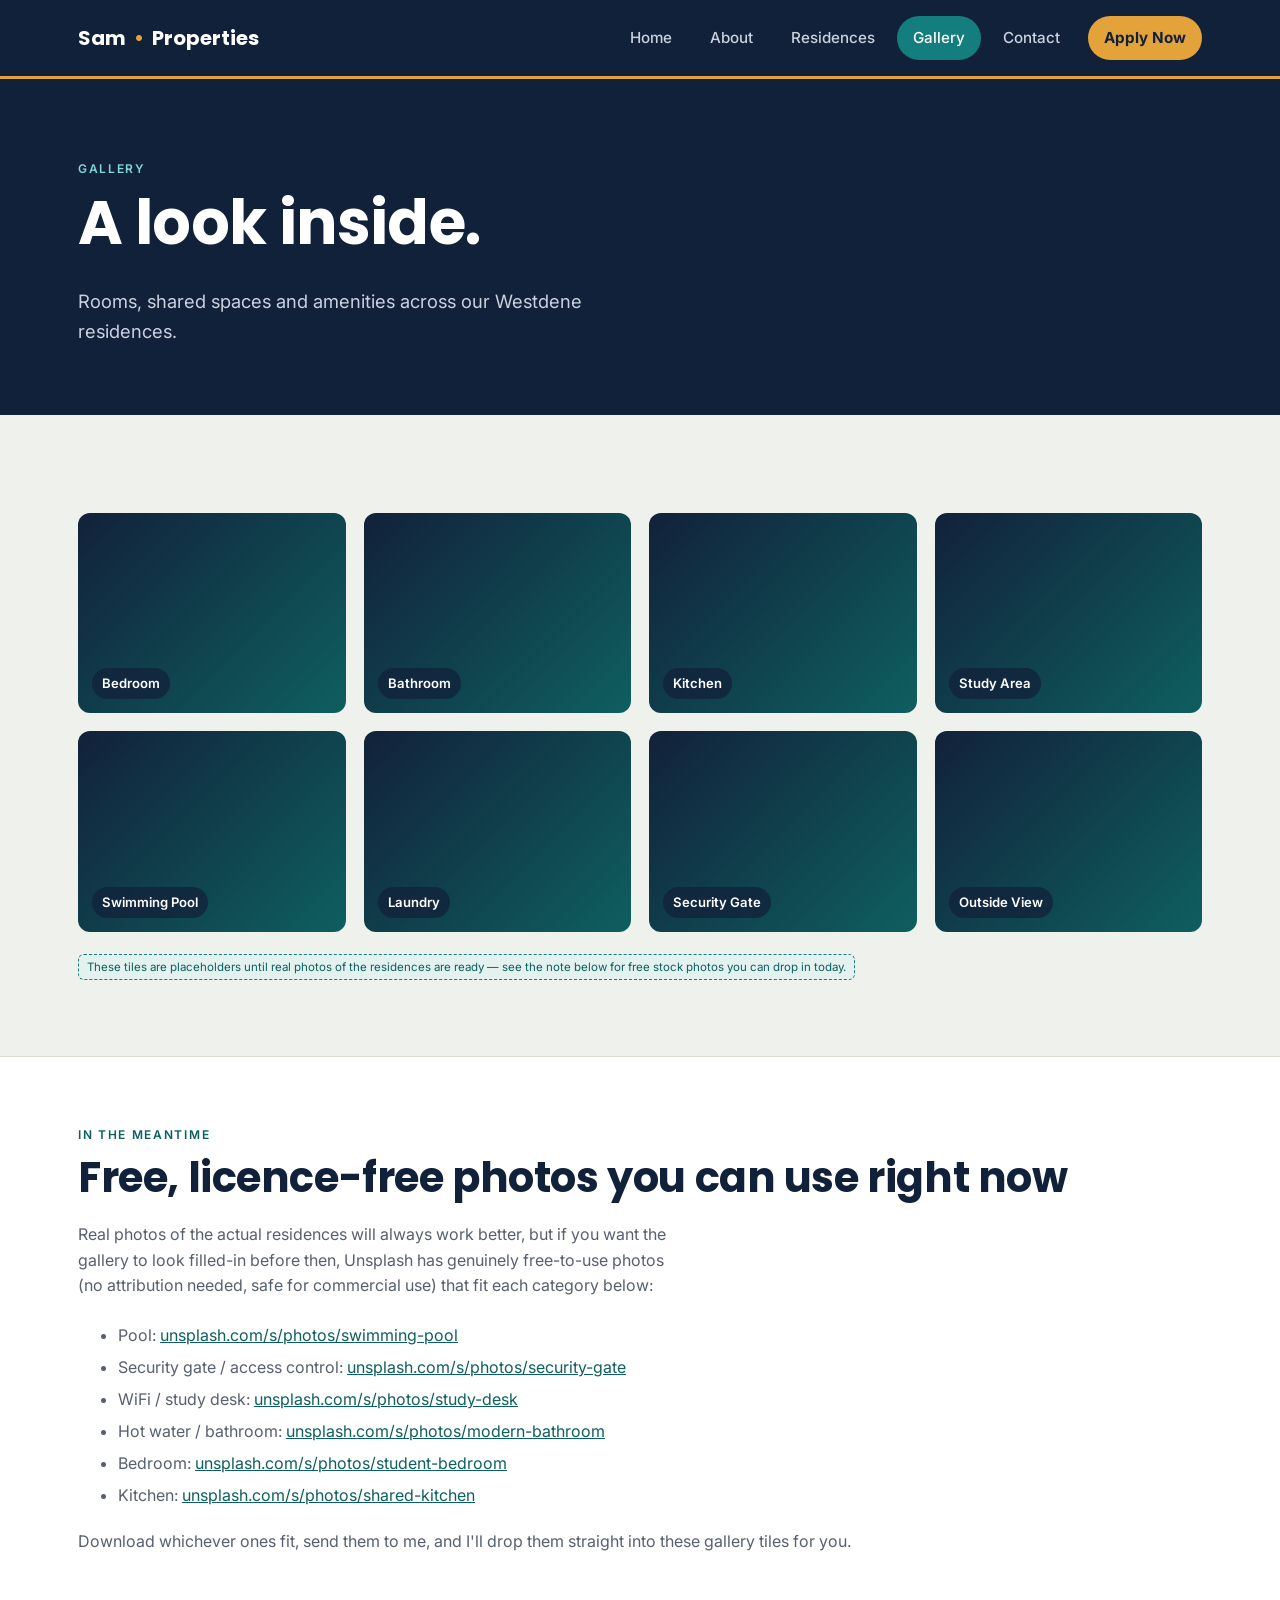
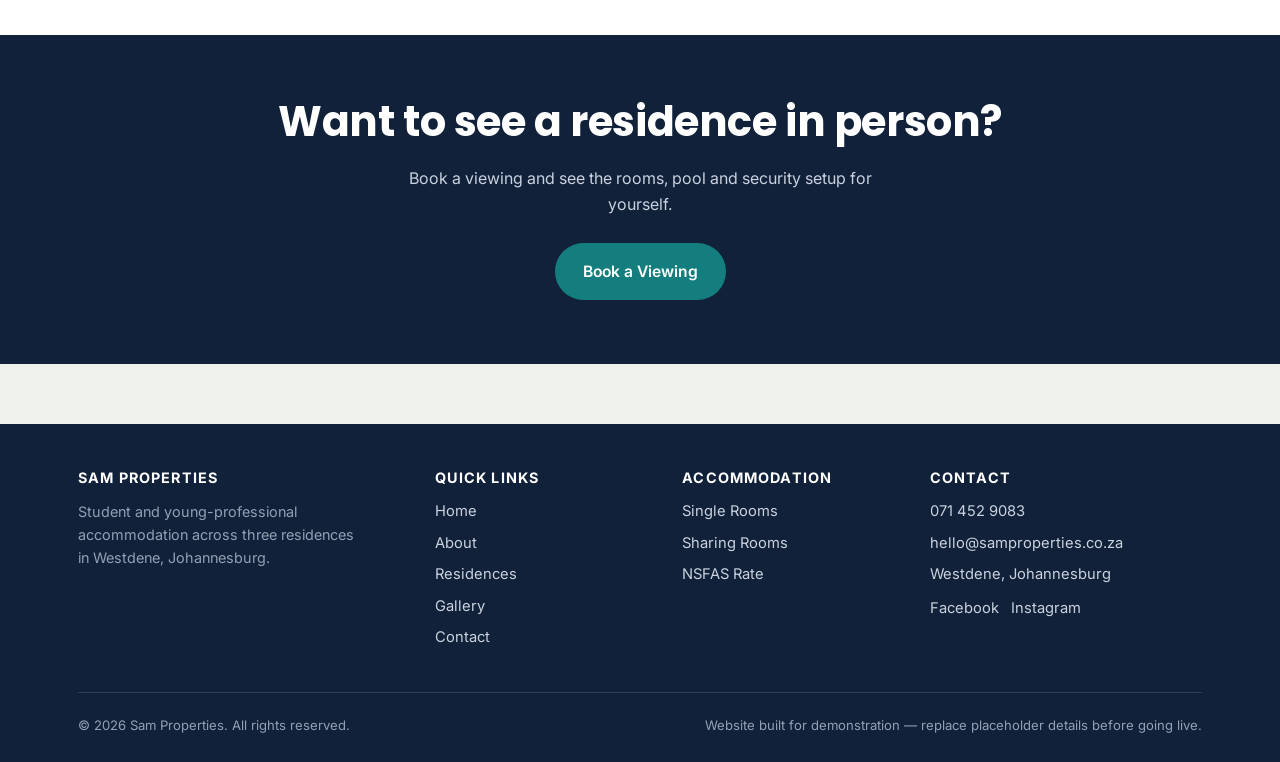
<file: gallery.html>
<!DOCTYPE html>
<html lang="en">
<head>
<meta charset="UTF-8">
<meta name="viewport" content="width=device-width, initial-scale=1.0">
<title>Gallery — Sam Properties</title>
<meta name="description" content="See what Sam Properties residences in Westdene, Johannesburg have to offer — rooms, pool, security and more.">
<link rel="preconnect" href="https://fonts.googleapis.com">
<link href="https://fonts.googleapis.com/css2?family=Poppins:wght@500;600;700&family=Inter:wght@400;500;600;700&display=swap" rel="stylesheet">
<link rel="stylesheet" href="styles.css">
</head>
<body>

<header class="site-nav">
  <div class="nav-inner">
    <a href="index.html" class="brand">Sam<span class="dot">•</span>Properties</a>
    <button class="nav-toggle" aria-label="Toggle menu">☰</button>
    <nav class="links">
      <a href="index.html">Home</a>
      <a href="about.html">About</a>
      <a href="residences.html">Residences</a>
      <a href="gallery.html" class="active">Gallery</a>
      <a href="contact.html">Contact</a>
      <a href="contact.html" class="nav-apply">Apply Now</a>
    </nav>
  </div>
</header>

<section class="hero" style="padding-bottom:50px;">
  <div class="wrap">
    <span class="eyebrow" style="color:#7FD6D6;">Gallery</span>
    <h1 style="color:#fff;">A look inside.</h1>
    <p class="lead">Rooms, shared spaces and amenities across our Westdene residences.</p>
  </div>
</section>

<section class="section">
  <div class="wrap">
    <div class="gallery-grid">
      <div class="gallery-tile"><span>Bedroom</span></div>
      <div class="gallery-tile"><span>Bathroom</span></div>
      <div class="gallery-tile"><span>Kitchen</span></div>
      <div class="gallery-tile"><span>Study Area</span></div>
      <div class="gallery-tile"><span>Swimming Pool</span></div>
      <div class="gallery-tile"><span>Laundry</span></div>
      <div class="gallery-tile"><span>Security Gate</span></div>
      <div class="gallery-tile"><span>Outside View</span></div>
    </div>
    <p class="placeholder-note" style="margin-top:22px;">These tiles are placeholders until real photos of the residences are ready — see the note below for free stock photos you can drop in today.</p>
  </div>
</section>

<section class="section" style="background:var(--paper-raised); border-top:1px solid var(--line);">
  <div class="wrap">
    <span class="eyebrow">In the meantime</span>
    <h2>Free, licence-free photos you can use right now</h2>
    <p style="max-width:60ch; color:var(--charcoal-soft);">Real photos of the actual residences will always work better, but if you want the gallery to look filled-in before then, Unsplash has genuinely free-to-use photos (no attribution needed, safe for commercial use) that fit each category below:</p>
    <ul style="color:var(--charcoal-soft); line-height:2; margin-top:20px;">
      <li>Pool: <a href="https://unsplash.com/s/photos/swimming-pool" style="color:var(--teal-deep); text-decoration:underline;" target="_blank" rel="noopener">unsplash.com/s/photos/swimming-pool</a></li>
      <li>Security gate / access control: <a href="https://unsplash.com/s/photos/security-gate" style="color:var(--teal-deep); text-decoration:underline;" target="_blank" rel="noopener">unsplash.com/s/photos/security-gate</a></li>
      <li>WiFi / study desk: <a href="https://unsplash.com/s/photos/study-desk" style="color:var(--teal-deep); text-decoration:underline;" target="_blank" rel="noopener">unsplash.com/s/photos/study-desk</a></li>
      <li>Hot water / bathroom: <a href="https://unsplash.com/s/photos/modern-bathroom" style="color:var(--teal-deep); text-decoration:underline;" target="_blank" rel="noopener">unsplash.com/s/photos/modern-bathroom</a></li>
      <li>Bedroom: <a href="https://unsplash.com/s/photos/student-bedroom" style="color:var(--teal-deep); text-decoration:underline;" target="_blank" rel="noopener">unsplash.com/s/photos/student-bedroom</a></li>
      <li>Kitchen: <a href="https://unsplash.com/s/photos/shared-kitchen" style="color:var(--teal-deep); text-decoration:underline;" target="_blank" rel="noopener">unsplash.com/s/photos/shared-kitchen</a></li>
    </ul>
    <p style="margin-top:18px; color:var(--charcoal-soft);">Download whichever ones fit, send them to me, and I'll drop them straight into these gallery tiles for you.</p>
  </div>
</section>

<section class="section" style="background:var(--ink); color:#fff;">
  <div class="wrap" style="text-align:center;">
    <h2 style="color:#fff;">Want to see a residence in person?</h2>
    <p style="color:#C9D2DE; max-width:50ch; margin:0 auto 1.6em;">Book a viewing and see the rooms, pool and security setup for yourself.</p>
    <a href="contact.html" class="btn btn-primary">Book a Viewing</a>
  </div>
</section>

<footer>
  <div class="wrap">
    <div class="footer-grid">
      <div>
        <h4>Sam Properties</h4>
        <p style="color:#93A0B3; max-width:32ch; font-size:0.9rem;">Student and young-professional accommodation across three residences in Westdene, Johannesburg.</p>
      </div>
      <div>
        <h4>Quick Links</h4>
        <a href="index.html">Home</a>
        <a href="about.html">About</a>
        <a href="residences.html">Residences</a>
        <a href="gallery.html">Gallery</a>
        <a href="contact.html">Contact</a>
      </div>
      <div>
        <h4>Accommodation</h4>
        <a href="residences.html">Single Rooms</a>
        <a href="residences.html">Sharing Rooms</a>
        <a href="residences.html">NSFAS Rate</a>
      </div>
      <div>
        <h4>Contact</h4>
        <a href="tel:+27714529083">071 452 9083</a>
        <a href="mailto:hello@samproperties.co.za">hello@samproperties.co.za</a>
        <a href="#">Westdene, Johannesburg</a>
        <div style="display:flex; gap:12px; margin-top:10px;">
          <a href="#" aria-label="Facebook">Facebook</a>
          <a href="#" aria-label="Instagram">Instagram</a>
        </div>
      </div>
    </div>
    <div class="footer-bottom">
      <span>© 2026 Sam Properties. All rights reserved.</span>
      <span>Website built for demonstration — replace placeholder details before going live.</span>
    </div>
  </div>
</footer>

<script src="script.js"></script>
</body>
</html>
</file>
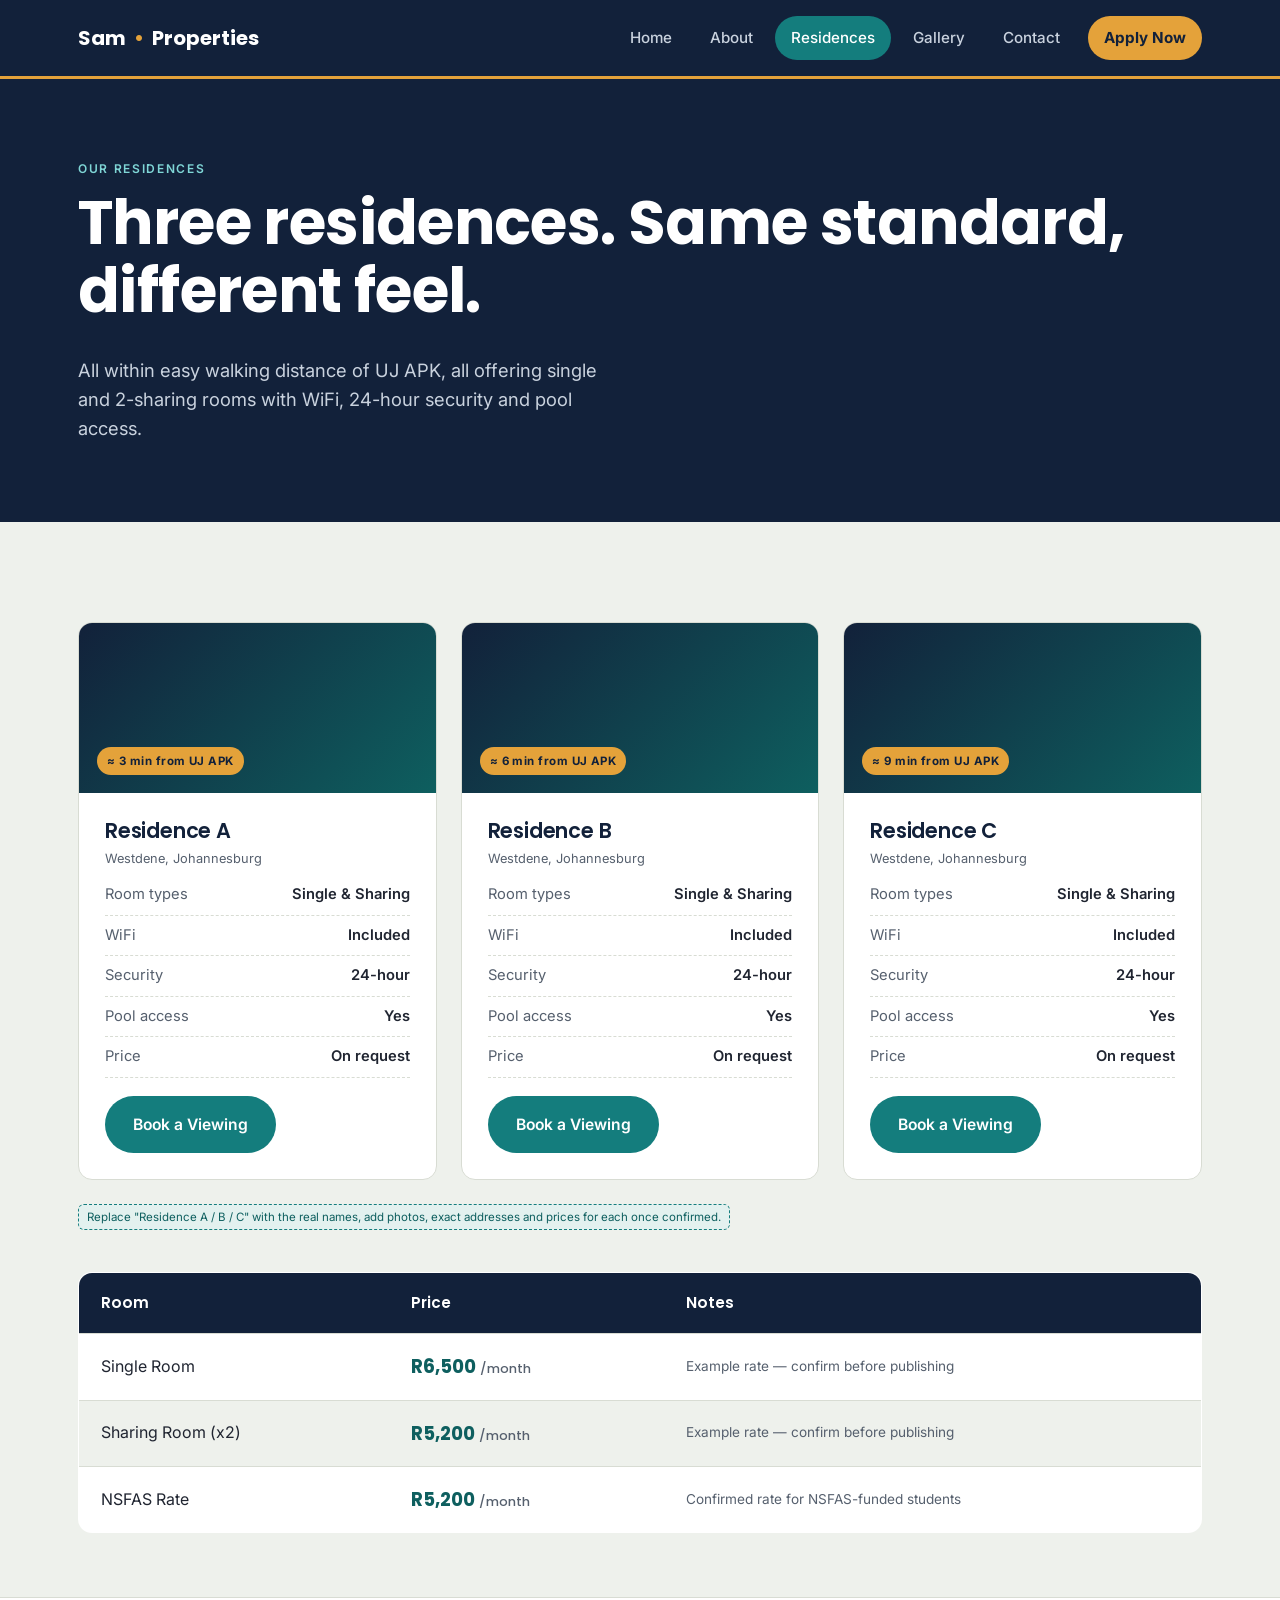
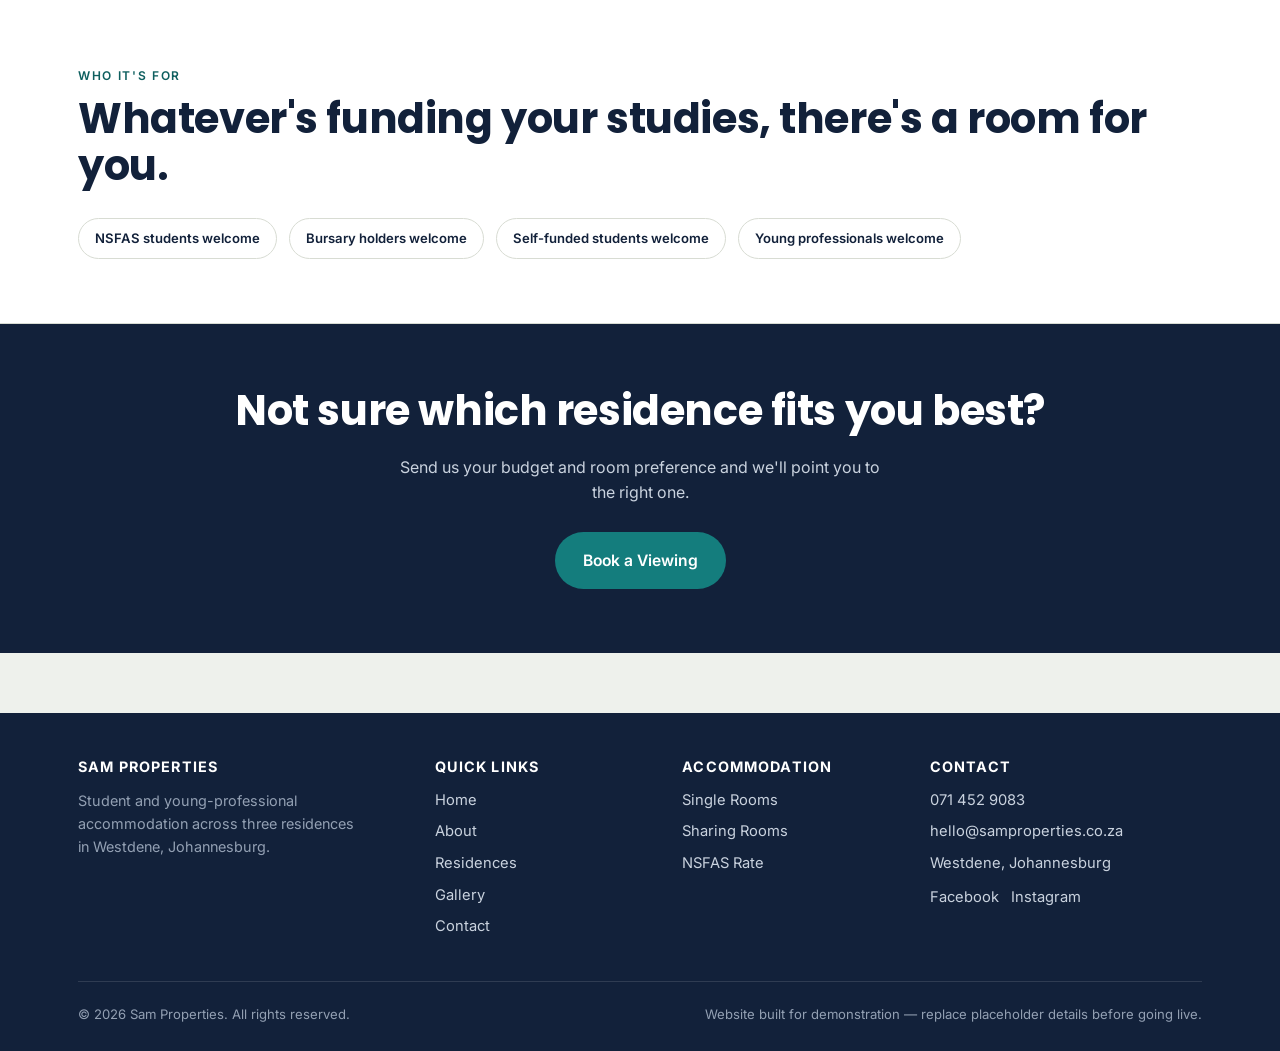
<file: residences.html>
<!DOCTYPE html>
<html lang="en">
<head>
<meta charset="UTF-8">
<meta name="viewport" content="width=device-width, initial-scale=1.0">
<title>Our Residences — Sam Properties</title>
<meta name="description" content="Compare all three Sam Properties residences in Westdene, Johannesburg — single and sharing rooms, WiFi, security and pool access.">
<link rel="preconnect" href="https://fonts.googleapis.com">
<link href="https://fonts.googleapis.com/css2?family=Poppins:wght@500;600;700&family=Inter:wght@400;500;600;700&display=swap" rel="stylesheet">
<link rel="stylesheet" href="styles.css">
</head>
<body>

<header class="site-nav">
  <div class="nav-inner">
    <a href="index.html" class="brand">Sam<span class="dot">•</span>Properties</a>
    <button class="nav-toggle" aria-label="Toggle menu">☰</button>
    <nav class="links">
      <a href="index.html">Home</a>
      <a href="about.html">About</a>
      <a href="residences.html" class="active">Residences</a>
      <a href="gallery.html">Gallery</a>
      <a href="contact.html">Contact</a>
      <a href="contact.html" class="nav-apply">Apply Now</a>
    </nav>
  </div>
</header>

<section class="hero" style="padding-bottom:60px;">
  <div class="wrap">
    <span class="eyebrow" style="color:#7FD6D6;">Our Residences</span>
    <h1 style="color:#fff;">Three residences. Same standard, different feel.</h1>
    <p class="lead">All within easy walking distance of UJ APK, all offering single and 2-sharing rooms with WiFi, 24-hour security and pool access.</p>
  </div>
</section>

<section class="section">
  <div class="wrap">
    <div class="grid-3">

      <div class="res-card">
        <div class="res-media"><span class="tag">≈ 3 min from UJ APK</span></div>
        <div class="res-body">
          <h3>Residence A</h3>
          <p class="res-loc">Westdene, Johannesburg</p>
          <ul class="res-facts">
            <li><span>Room types</span><span>Single &amp; Sharing</span></li>
            <li><span>WiFi</span><span>Included</span></li>
            <li><span>Security</span><span>24-hour</span></li>
            <li><span>Pool access</span><span>Yes</span></li>
            <li><span>Price</span><span>On request</span></li>
          </ul>
          <a href="contact.html" class="btn btn-primary">Book a Viewing</a>
        </div>
      </div>

      <div class="res-card">
        <div class="res-media"><span class="tag">≈ 6 min from UJ APK</span></div>
        <div class="res-body">
          <h3>Residence B</h3>
          <p class="res-loc">Westdene, Johannesburg</p>
          <ul class="res-facts">
            <li><span>Room types</span><span>Single &amp; Sharing</span></li>
            <li><span>WiFi</span><span>Included</span></li>
            <li><span>Security</span><span>24-hour</span></li>
            <li><span>Pool access</span><span>Yes</span></li>
            <li><span>Price</span><span>On request</span></li>
          </ul>
          <a href="contact.html" class="btn btn-primary">Book a Viewing</a>
        </div>
      </div>

      <div class="res-card">
        <div class="res-media"><span class="tag">≈ 9 min from UJ APK</span></div>
        <div class="res-body">
          <h3>Residence C</h3>
          <p class="res-loc">Westdene, Johannesburg</p>
          <ul class="res-facts">
            <li><span>Room types</span><span>Single &amp; Sharing</span></li>
            <li><span>WiFi</span><span>Included</span></li>
            <li><span>Security</span><span>24-hour</span></li>
            <li><span>Pool access</span><span>Yes</span></li>
            <li><span>Price</span><span>On request</span></li>
          </ul>
          <a href="contact.html" class="btn btn-primary">Book a Viewing</a>
        </div>
      </div>

    </div>
    <p class="placeholder-note" style="margin-top:24px;">Replace "Residence A / B / C" with the real names, add photos, exact addresses and prices for each once confirmed.</p>

    <table class="price-table">
      <thead>
        <tr><th>Room</th><th>Price</th><th>Notes</th></tr>
      </thead>
      <tbody>
        <tr>
          <td>Single Room</td>
          <td class="price">R6,500 <span style="font-size:0.8rem; font-weight:500; color:var(--charcoal-soft);">/month</span></td>
          <td class="note">Example rate — confirm before publishing</td>
        </tr>
        <tr>
          <td>Sharing Room (x2)</td>
          <td class="price">R5,200 <span style="font-size:0.8rem; font-weight:500; color:var(--charcoal-soft);">/month</span></td>
          <td class="note">Example rate — confirm before publishing</td>
        </tr>
        <tr>
          <td>NSFAS Rate</td>
          <td class="price">R5,200 <span style="font-size:0.8rem; font-weight:500; color:var(--charcoal-soft);">/month</span></td>
          <td class="note">Confirmed rate for NSFAS-funded students</td>
        </tr>
      </tbody>
    </table>
  </div>
</section>

<section class="section" style="background:var(--paper-raised); border-top:1px solid var(--line); border-bottom:1px solid var(--line);">
  <div class="wrap">
    <span class="eyebrow">Who it's for</span>
    <h2>Whatever's funding your studies, there's a room for you.</h2>
    <div class="badge-strip">
      <span class="badge">NSFAS students welcome</span>
      <span class="badge">Bursary holders welcome</span>
      <span class="badge">Self-funded students welcome</span>
      <span class="badge">Young professionals welcome</span>
    </div>
  </div>
</section>

<section class="section" style="background:var(--ink); color:#fff;">
  <div class="wrap" style="text-align:center;">
    <h2 style="color:#fff;">Not sure which residence fits you best?</h2>
    <p style="color:#C9D2DE; max-width:50ch; margin:0 auto 1.6em;">Send us your budget and room preference and we'll point you to the right one.</p>
    <a href="contact.html" class="btn btn-primary">Book a Viewing</a>
  </div>
</section>

<footer>
  <div class="wrap">
    <div class="footer-grid">
      <div>
        <h4>Sam Properties</h4>
        <p style="color:#93A0B3; max-width:32ch; font-size:0.9rem;">Student and young-professional accommodation across three residences in Westdene, Johannesburg.</p>
      </div>
      <div>
        <h4>Quick Links</h4>
        <a href="index.html">Home</a>
        <a href="about.html">About</a>
        <a href="residences.html">Residences</a>
        <a href="gallery.html">Gallery</a>
        <a href="contact.html">Contact</a>
      </div>
      <div>
        <h4>Accommodation</h4>
        <a href="residences.html">Single Rooms</a>
        <a href="residences.html">Sharing Rooms</a>
        <a href="residences.html">NSFAS Rate</a>
      </div>
      <div>
        <h4>Contact</h4>
        <a href="tel:+27714529083">071 452 9083</a>
        <a href="mailto:hello@samproperties.co.za">hello@samproperties.co.za</a>
        <a href="#">Westdene, Johannesburg</a>
        <div style="display:flex; gap:12px; margin-top:10px;">
          <a href="#" aria-label="Facebook">Facebook</a>
          <a href="#" aria-label="Instagram">Instagram</a>
        </div>
      </div>
    </div>
    <div class="footer-bottom">
      <span>© 2026 Sam Properties. All rights reserved.</span>
      <span>Website built for demonstration — replace placeholder details before going live.</span>
    </div>
  </div>
</footer>

<script src="script.js"></script>
</body>
</html>
</file>
<file: styles.css>
/* ============================================
   SAM PROPERTIES — design tokens
   Palette grounded in the brief: Westdene's
   jacaranda-and-highveld-sky backdrop, the
   pool as a literal amenity, security as trust.
   ============================================ */
:root {
  --ink: #12213A;         /* deep navy — headers, nav, dark sections */
  --ink-soft: #24354F;    /* lighter navy for cards on dark bg */
  --paper: #EEF1EC;       /* cool warm-grey page background, not cream */
  --paper-raised: #FFFFFF;
  --teal: #147D7D;        /* pool water — primary accent / CTA */
  --teal-deep: #0E5F5F;
  --gold: #E4A23A;        /* highveld sun — secondary accent, badges */
  --charcoal: #202531;    /* body text */
  --charcoal-soft: #56606E;
  --line: #D8DCD3;

  --font-display: 'Poppins', sans-serif;
  --font-body: 'Inter', sans-serif;
  --font-mono: 'Inter', sans-serif;

  --radius: 14px;
  --max-width: 1180px;
}

* { box-sizing: border-box; }

html { scroll-behavior: smooth; }

body {
  margin: 0;
  font-family: var(--font-body);
  color: var(--charcoal);
  background: var(--paper);
  line-height: 1.6;
  -webkit-font-smoothing: antialiased;
}

h1, h2, h3, h4 {
  font-family: var(--font-display);
  color: var(--ink);
  margin: 0 0 0.5em 0;
  line-height: 1.12;
  letter-spacing: -0.01em;
}

h1 { font-size: clamp(2.4rem, 5vw, 3.8rem); font-weight: 700; }
h2 { font-size: clamp(1.8rem, 3.4vw, 2.6rem); font-weight: 700; }
h3 { font-size: 1.3rem; font-weight: 600; }

p { margin: 0 0 1em 0; }

a { color: inherit; text-decoration: none; }

.wrap {
  max-width: var(--max-width);
  margin: 0 auto;
  padding: 0 28px;
}

.eyebrow {
  font-family: var(--font-mono);
  font-size: 0.75rem;
  font-weight: 600;
  letter-spacing: 0.14em;
  text-transform: uppercase;
  color: var(--teal-deep);
  display: inline-block;
  margin-bottom: 0.9em;
}

/* ---------- Navigation ---------- */
header.site-nav {
  position: sticky;
  top: 0;
  z-index: 50;
  background: var(--ink);
  border-bottom: 3px solid var(--gold);
}

.nav-inner {
  max-width: var(--max-width);
  margin: 0 auto;
  padding: 0 28px;
  display: flex;
  align-items: center;
  justify-content: space-between;
  height: 76px;
}

.brand {
  font-family: var(--font-display);
  font-weight: 700;
  font-size: 1.25rem;
  color: #fff;
  display: flex;
  align-items: baseline;
  gap: 8px;
}
.brand span.dot { color: var(--gold); }

nav.links { display: flex; gap: 6px; align-items: center; }

nav.links a {
  color: #C9D2DE;
  font-size: 0.95rem;
  font-weight: 500;
  padding: 10px 16px;
  border-radius: 100px;
  transition: background 0.15s, color 0.15s;
}
nav.links a:hover { color: #fff; background: rgba(255,255,255,0.08); }
nav.links a.active { color: #fff; background: var(--teal); }

.nav-apply {
  background: var(--gold) !important;
  color: var(--ink) !important;
  font-weight: 700 !important;
  margin-left: 6px;
}
.nav-apply:hover { background: #F0B457 !important; }

.nav-toggle {
  display: none;
  background: none;
  border: none;
  color: #fff;
  font-size: 1.6rem;
  cursor: pointer;
}

@media (max-width: 760px) {
  nav.links {
    position: absolute;
    top: 76px;
    left: 0;
    right: 0;
    background: var(--ink);
    flex-direction: column;
    align-items: stretch;
    padding: 8px 20px 20px;
    display: none;
    border-bottom: 3px solid var(--gold);
  }
  nav.links.open { display: flex; }
  nav.links a { padding: 14px 10px; }
  .nav-toggle { display: block; }
}

/* ---------- Buttons ---------- */
.btn {
  display: inline-flex;
  align-items: center;
  gap: 8px;
  font-weight: 600;
  font-size: 0.98rem;
  padding: 14px 26px;
  border-radius: 100px;
  cursor: pointer;
  border: 2px solid transparent;
  transition: transform 0.15s, box-shadow 0.15s, background 0.15s;
}
.btn-primary { background: var(--teal); color: #fff; }
.btn-primary:hover { background: var(--teal-deep); transform: translateY(-2px); }
.btn-ghost { border-color: rgba(255,255,255,0.35); color: #fff; }
.btn-ghost:hover { border-color: #fff; }
.btn-dark { border-color: var(--ink); color: var(--ink); }
.btn-dark:hover { background: var(--ink); color: #fff; }

/* ---------- Hero ---------- */
.hero {
  background: var(--ink);
  color: #fff;
  padding: 76px 0 60px;
  position: relative;
  overflow: hidden;
}
.hero .wrap { position: relative; z-index: 2; }
.hero p.lead {
  font-size: 1.15rem;
  color: #C9D2DE;
  max-width: 46ch;
}
.hero-actions { display: flex; gap: 14px; flex-wrap: wrap; margin-top: 1.6em; }

/* ---------- Route / signature diagram ---------- */
.route-section { background: var(--paper); padding: 70px 0 40px; }
.route-diagram {
  margin-top: 44px;
  overflow-x: auto;
}
.route-diagram svg { width: 100%; min-width: 640px; height: auto; display: block; }
.route-caption {
  font-family: var(--font-mono);
  font-size: 0.78rem;
  color: var(--charcoal-soft);
  margin-top: 10px;
  text-align: center;
}

/* ---------- Cards / grids ---------- */
.section { padding: 64px 0; }
.section-tight { padding: 40px 0; }
.grid-3 {
  display: grid;
  grid-template-columns: repeat(3, 1fr);
  gap: 24px;
  margin-top: 36px;
}
@media (max-width: 860px) { .grid-3 { grid-template-columns: 1fr; } }

.card {
  background: var(--paper-raised);
  border-radius: var(--radius);
  padding: 30px;
  border: 1px solid var(--line);
}

.amenity-card { text-align: left; }
.amenity-icon {
  width: 46px; height: 46px;
  border-radius: 12px;
  background: var(--teal);
  display: flex; align-items: center; justify-content: center;
  margin-bottom: 16px;
}
.amenity-icon svg { width: 24px; height: 24px; stroke: #fff; fill: none; }

/* ---------- Residence cards ---------- */
.res-card {
  background: var(--paper-raised);
  border-radius: var(--radius);
  border: 1px solid var(--line);
  overflow: hidden;
  display: flex;
  flex-direction: column;
}
.res-media {
  height: 170px;
  background: linear-gradient(135deg, var(--ink) 0%, var(--teal-deep) 100%);
  position: relative;
  display: flex;
  align-items: flex-end;
  padding: 18px;
}
.res-media .tag {
  font-family: var(--font-mono);
  font-size: 0.72rem;
  background: var(--gold);
  color: var(--ink);
  padding: 5px 10px;
  border-radius: 100px;
  font-weight: 700;
  letter-spacing: 0.04em;
}
.res-body { padding: 26px; flex: 1; display: flex; flex-direction: column; }
.res-body h3 { margin-bottom: 6px; }
.res-loc { font-family: var(--font-mono); font-size: 0.8rem; color: var(--charcoal-soft); margin-bottom: 14px;}
.res-facts {
  list-style: none; padding: 0; margin: 0 0 18px 0;
  display: grid; gap: 8px;
  font-size: 0.92rem;
}
.res-facts li { display: flex; justify-content: space-between; border-bottom: 1px dashed var(--line); padding-bottom: 8px; }
.res-facts li span:first-child { color: var(--charcoal-soft); }
.res-facts li span:last-child { font-weight: 600; }
.res-body .btn { margin-top: auto; align-self: flex-start; }

.placeholder-note {
  font-family: var(--font-mono);
  font-size: 0.72rem;
  color: var(--teal-deep);
  background: #E3F1EF;
  border: 1px dashed var(--teal);
  padding: 3px 8px;
  border-radius: 6px;
  display: inline-block;
  margin-top: 8px;
}

/* ---------- Badges strip ---------- */
.badge-strip {
  display: flex;
  flex-wrap: wrap;
  gap: 12px;
  margin-top: 28px;
}
.badge {
  font-family: var(--font-mono);
  font-size: 0.82rem;
  font-weight: 600;
  padding: 9px 16px;
  border-radius: 100px;
  border: 1px solid var(--line);
  background: var(--paper-raised);
  color: var(--ink);
}

/* ---------- Two-col ---------- */
.two-col {
  display: grid;
  grid-template-columns: 1.1fr 0.9fr;
  gap: 48px;
  align-items: center;
}
@media (max-width: 860px) { .two-col { grid-template-columns: 1fr; } }

.stat-block {
  background: var(--ink);
  color: #fff;
  border-radius: var(--radius);
  padding: 30px;
}
.stat-block .num { font-family: var(--font-display); font-size: 2.4rem; font-weight: 700; color: var(--gold); }
.stat-block .label { font-family: var(--font-mono); font-size: 0.78rem; color: #C9D2DE; text-transform: uppercase; letter-spacing: 0.08em; }

/* ---------- Timeline (about page — owner story) ---------- */
.story-list { list-style: none; margin: 30px 0 0; padding: 0; border-left: 2px solid var(--line); }
.story-list li { padding: 0 0 30px 26px; position: relative; }
.story-list li::before {
  content: '';
  position: absolute; left: -7px; top: 4px;
  width: 12px; height: 12px; border-radius: 50%;
  background: var(--teal); border: 3px solid var(--paper);
}
.story-list h4 { margin-bottom: 4px; }
.story-list .yr { font-family: var(--font-mono); font-size: 0.75rem; color: var(--teal-deep); }

/* ---------- Team ---------- */
.team-card { text-align: center; }
.avatar {
  width: 88px; height: 88px;
  border-radius: 50%;
  display: flex; align-items: center; justify-content: center;
  margin: 0 auto 18px;
  font-family: var(--font-display);
  font-weight: 700;
  font-size: 1.6rem;
  color: #fff;
}
.avatar.a1 { background: var(--teal); }
.avatar.a2 { background: var(--gold); color: var(--ink); }
.avatar.a3 { background: var(--ink); }
.team-card .role {
  font-family: var(--font-mono);
  font-size: 0.75rem;
  text-transform: uppercase;
  letter-spacing: 0.06em;
  color: var(--teal-deep);
  margin-bottom: 10px;
}

/* ---------- Pricing table ---------- */
.price-table { width: 100%; border-collapse: collapse; margin-top: 30px; background: var(--paper-raised); border-radius: var(--radius); overflow: hidden; border: 1px solid var(--line); }
.price-table th, .price-table td { padding: 18px 22px; text-align: left; }
.price-table thead th { background: var(--ink); color: #fff; font-family: var(--font-display); font-weight: 600; font-size: 0.95rem; }
.price-table tbody tr { border-top: 1px solid var(--line); }
.price-table tbody tr:nth-child(even) { background: var(--paper); }
.price-table td.price { font-family: var(--font-display); font-weight: 700; color: var(--teal-deep); font-size: 1.15rem; }
.price-table td.note { color: var(--charcoal-soft); font-size: 0.85rem; }

/* ---------- Icon list (amenities scan list) ---------- */
.icon-list { list-style: none; padding: 0; margin: 24px 0 0; display: grid; grid-template-columns: repeat(4, 1fr); gap: 18px; }
@media (max-width: 760px) { .icon-list { grid-template-columns: repeat(2, 1fr); } }
.icon-list li { display: flex; align-items: center; gap: 10px; font-weight: 500; font-size: 0.95rem; }
.icon-list .emoji { font-size: 1.4rem; }

/* ---------- Why choose us ---------- */
.check-grid { list-style: none; padding: 0; margin: 30px 0 0; display: grid; grid-template-columns: repeat(2, 1fr); gap: 16px; }
@media (max-width: 760px) { .check-grid { grid-template-columns: 1fr; } }
.check-grid li {
  display: flex; align-items: flex-start; gap: 12px;
  background: var(--paper-raised); border: 1px solid var(--line);
  border-radius: 12px; padding: 16px 18px; font-weight: 500;
}
.check-grid .tick {
  flex-shrink: 0; width: 26px; height: 26px; border-radius: 50%;
  background: var(--teal); color: #fff; display: flex; align-items: center; justify-content: center;
  font-size: 0.85rem; font-weight: 700;
}

/* ---------- Stats ---------- */
.stats-grid { display: grid; grid-template-columns: repeat(4, 1fr); gap: 20px; margin-top: 36px; }
@media (max-width: 760px) { .stats-grid { grid-template-columns: repeat(2, 1fr); } }
.stat-item { text-align: center; background: var(--ink); border-radius: var(--radius); padding: 26px 14px; }
.stat-item .num { font-family: var(--font-display); font-size: 2.1rem; font-weight: 700; color: var(--gold); }
.stat-item .label { font-family: var(--font-mono); font-size: 0.78rem; color: #C9D2DE; text-transform: uppercase; letter-spacing: 0.06em; margin-top: 4px; }

/* ---------- Testimonials ---------- */
.testimonial-card { background: var(--paper-raised); border: 1px solid var(--line); border-radius: var(--radius); padding: 26px; }
.testimonial-card .stars { color: var(--gold); letter-spacing: 2px; margin-bottom: 10px; }
.testimonial-card p.quote { font-style: italic; color: var(--charcoal); margin-bottom: 14px; }
.testimonial-card .who { font-family: var(--font-display); font-weight: 600; font-size: 0.9rem; color: var(--ink); }

/* ---------- FAQ ---------- */
.faq-item { border-bottom: 1px solid var(--line); padding: 18px 0; }
.faq-item summary { font-family: var(--font-display); font-weight: 600; cursor: pointer; list-style: none; display: flex; justify-content: space-between; align-items: center; }
.faq-item summary::-webkit-details-marker { display: none; }
.faq-item summary::after { content: '+'; font-size: 1.4rem; color: var(--teal); }
.faq-item[open] summary::after { content: '–'; }
.faq-item p { margin: 12px 0 0; color: var(--charcoal-soft); }

/* ---------- Gallery ---------- */
.gallery-grid { display: grid; grid-template-columns: repeat(4, 1fr); gap: 18px; margin-top: 34px; }
@media (max-width: 900px) { .gallery-grid { grid-template-columns: repeat(2, 1fr); } }
.gallery-tile {
  aspect-ratio: 4/3; border-radius: 12px; overflow: hidden;
  background: linear-gradient(135deg, var(--ink) 0%, var(--teal-deep) 100%);
  display: flex; align-items: flex-end; padding: 14px;
  position: relative;
}
.gallery-tile img { position: absolute; inset: 0; width: 100%; height: 100%; object-fit: cover; }
.gallery-tile span { position: relative; z-index: 2; background: rgba(18,33,58,0.75); color: #fff; font-size: 0.82rem; font-weight: 600; padding: 5px 10px; border-radius: 100px; }

/* ---------- Contact ---------- */
.contact-grid { display: grid; grid-template-columns: 1fr 1fr; gap: 40px; }
@media (max-width: 860px) { .contact-grid { grid-template-columns: 1fr; } }

.contact-item { display: flex; gap: 16px; margin-bottom: 22px; }
.contact-item .ic {
  width: 42px; height: 42px; border-radius: 10px;
  background: var(--teal); flex-shrink: 0;
  display: flex; align-items: center; justify-content: center;
}
.contact-item .ic svg { width: 20px; height: 20px; stroke: #fff; fill: none; }
.contact-item h4 { margin-bottom: 2px; }
.contact-item p { margin: 0; color: var(--charcoal-soft); }

form.enquiry { display: grid; gap: 16px; }
form.enquiry label { font-family: var(--font-mono); font-size: 0.75rem; text-transform: uppercase; letter-spacing: 0.06em; color: var(--charcoal-soft); display: block; margin-bottom: 6px; }
form.enquiry input, form.enquiry select, form.enquiry textarea {
  width: 100%;
  padding: 13px 14px;
  border-radius: 10px;
  border: 1px solid var(--line);
  font-family: var(--font-body);
  font-size: 0.95rem;
  background: var(--paper-raised);
}
form.enquiry input:focus, form.enquiry select:focus, form.enquiry textarea:focus {
  outline: 2px solid var(--teal);
  outline-offset: 1px;
}
form.enquiry textarea { resize: vertical; min-height: 110px; }

.map-embed {
  border-radius: var(--radius);
  overflow: hidden;
  border: 1px solid var(--line);
  height: 260px;
}
.map-embed iframe { width: 100%; height: 100%; border: 0; }

/* ---------- Footer ---------- */
footer {
  background: var(--ink);
  color: #C9D2DE;
  padding: 46px 0 26px;
  margin-top: 60px;
}
.footer-grid { display: grid; grid-template-columns: 1.2fr 0.8fr 0.8fr 1fr; gap: 30px; }
@media (max-width: 900px) { .footer-grid { grid-template-columns: 1fr 1fr; } }
@media (max-width: 560px) { .footer-grid { grid-template-columns: 1fr; } }
footer h4 { color: #fff; font-size: 0.9rem; margin-bottom: 14px; font-family: var(--font-mono); text-transform: uppercase; letter-spacing: 0.08em; }
footer a { color: #C9D2DE; display: block; margin-bottom: 8px; font-size: 0.92rem; }
footer a:hover { color: #fff; }
.footer-bottom {
  border-top: 1px solid rgba(255,255,255,0.12);
  margin-top: 34px;
  padding-top: 22px;
  font-size: 0.82rem;
  color: #93A0B3;
  display: flex;
  justify-content: space-between;
  flex-wrap: wrap;
  gap: 10px;
}

/* ---------- Reduced motion ---------- */
@media (prefers-reduced-motion: reduce) {
  html { scroll-behavior: auto; }
  .btn, nav.links a { transition: none; }
}

/* ---------- Focus visibility ---------- */
a:focus-visible, button:focus-visible, input:focus-visible, textarea:focus-visible, select:focus-visible {
  outline: 3px solid var(--gold);
  outline-offset: 2px;
}
</file>
